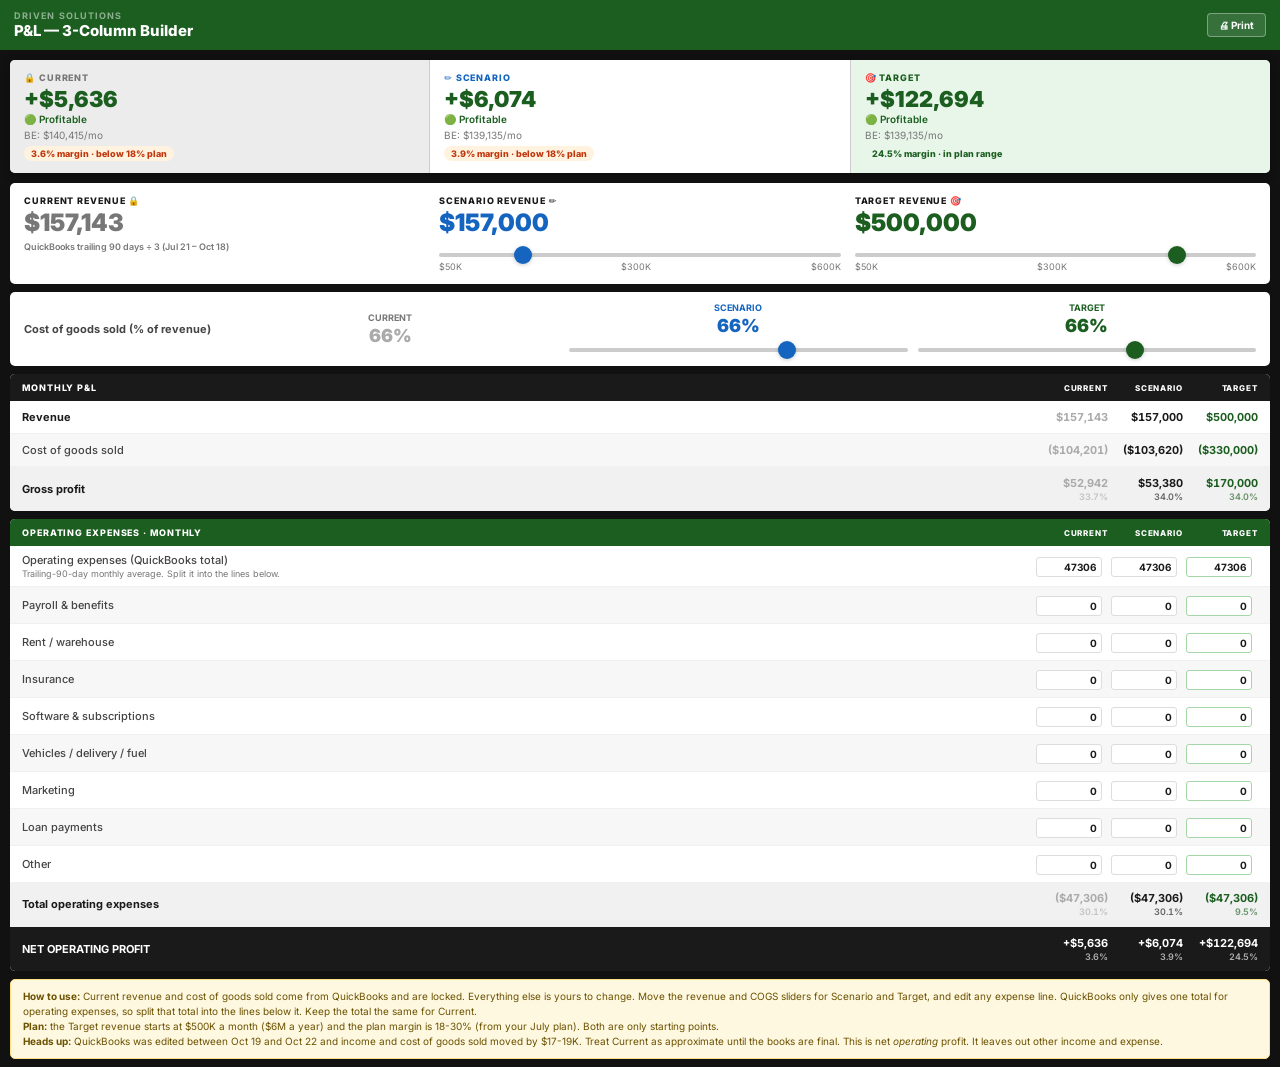
<file: driven-pl-builder.html>
<!DOCTYPE html>
<html lang="en">
<head>
<meta charset="utf-8">
<meta name="viewport" content="width=device-width, initial-scale=1">
<title>Driven Solutions — P&amp;L Builder</title>
<link rel="canonical" href="drivenppl.html">
<meta http-equiv="refresh" content="0; url=drivenppl.html">
<script>location.replace("drivenppl.html");</script>
</head>
<body>
<p><a href="drivenppl.html">Driven Solutions P&amp;L Builder</a></p>
</body>
</html>
</file>
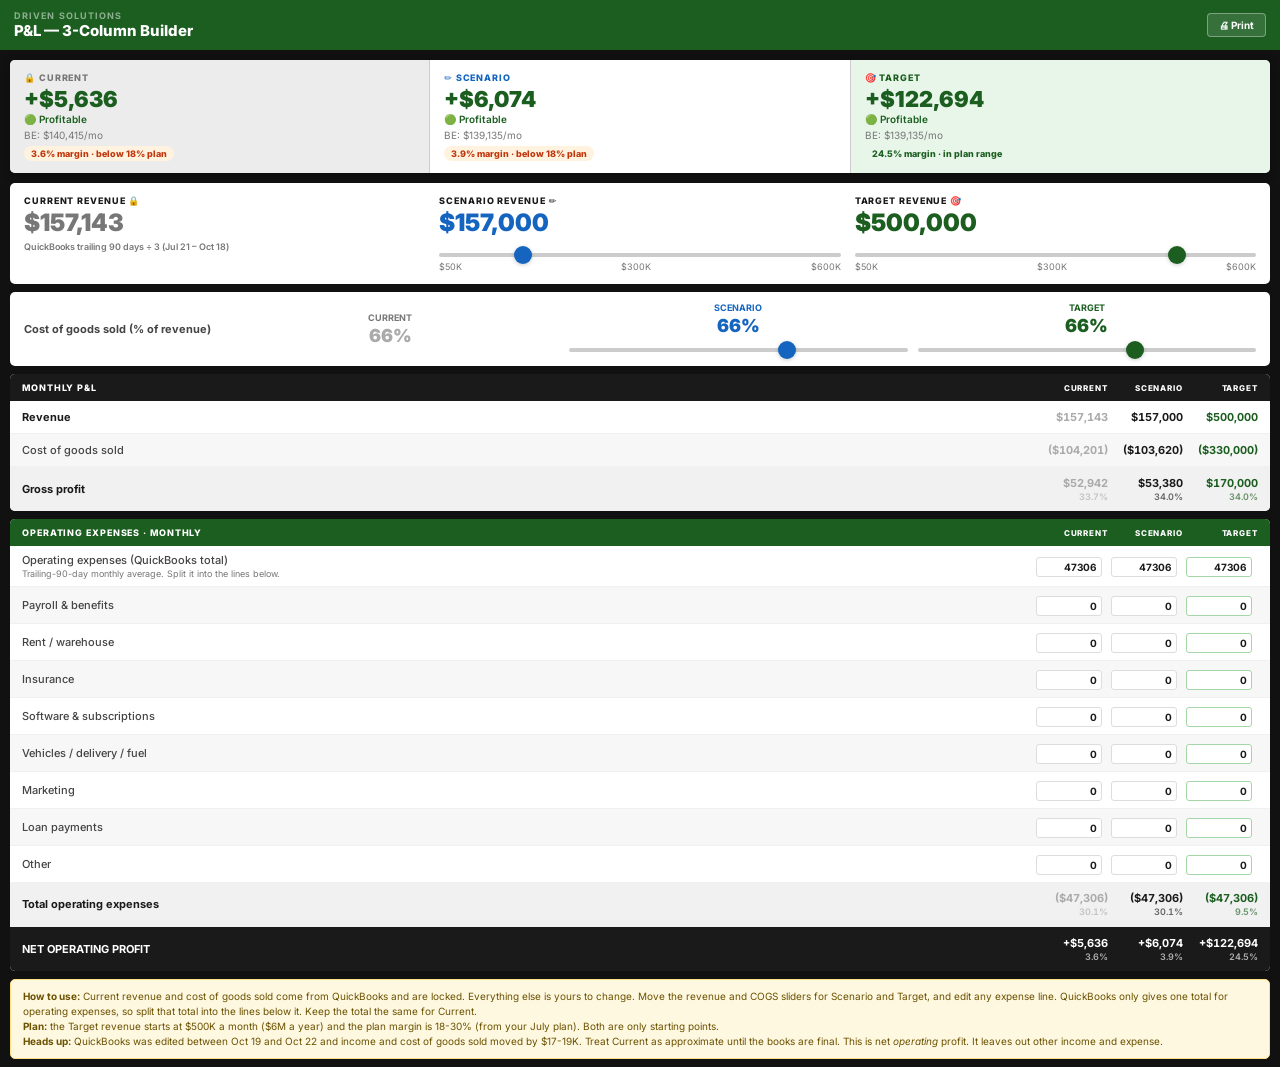
<file: drivenppl.html>
<!DOCTYPE html>
<html lang="en">
<head>
<meta charset="UTF-8">
<meta name="viewport" content="width=device-width, initial-scale=1, viewport-fit=cover">
<title>Driven Solutions — P&L Builder</title>
<link href="https://fonts.googleapis.com/css2?family=Inter:wght@400;500;600;700;800;900&display=swap" rel="stylesheet">
<style>
:root{
  --green:#1B5E20;--gp:#E8F5E9;--red:#C62828;--rp:#FFEBEE;
  --blue:#1565C0;--bp:#E3F2FD;--gold:#7B5800;--gop:#FDF6E3;
  --orange:#BF360C;--op:#FBE9E7;
  --g9:#1a1a1a;--g7:#444;--g5:#777;--g3:#ccc;--g1:#f7f7f7;--w:#fff;
  --r:5px;--f:'Inter',system-ui,sans-serif;
}
*{box-sizing:border-box;margin:0;padding:0;}
body{font-family:var(--f);background:#111;color:var(--g9);min-height:100vh;}
.topbar{background:var(--green);padding:10px 14px;display:flex;justify-content:space-between;align-items:center;position:sticky;top:0;z-index:200;}
.topbar-title h1{font-size:9px;font-weight:700;letter-spacing:.12em;color:rgba(255,255,255,.5);text-transform:uppercase;}
.topbar-title h2{font-size:15px;font-weight:800;color:#fff;}
.top-btns{display:flex;gap:6px;}
.tbtn{background:rgba(255,255,255,.12);border:1.5px solid rgba(255,255,255,.35);color:#fff;font-family:var(--f);font-size:10px;font-weight:700;padding:5px 11px;border-radius:4px;cursor:pointer;}
.tbtn.primary{background:#fff;color:var(--green);}

/* 3-column comparison */
.comp3{display:grid;grid-template-columns:1fr 1fr 1fr;gap:1px;margin:10px;border-radius:var(--r);overflow:hidden;background:#ccc;box-shadow:0 2px 8px rgba(0,0,0,.3);}
.comp-col{padding:12px 14px;}
.comp-col.cur{background:#ececec;}
.comp-col.scen{background:var(--w);}
.comp-col.tgt{background:#E8F5E9;}
.comp-label{font-size:9px;font-weight:800;letter-spacing:.1em;text-transform:uppercase;margin-bottom:5px;}
.comp-col.cur .comp-label{color:var(--g5);}
.comp-col.scen .comp-label{color:var(--blue);}
.comp-col.tgt .comp-label{color:var(--green);}
.comp-net{font-size:22px;font-weight:900;line-height:1;}
.comp-sub{font-size:10px;font-weight:600;margin-top:3px;}
.comp-be{font-size:10px;color:var(--g5);margin-top:4px;}

/* Revenue sliders */
.rev-section{background:var(--w);border-radius:var(--r);margin:0 10px 8px;padding:12px 14px;}
.rev-grid{display:grid;grid-template-columns:1fr 1fr 1fr;gap:14px;}
.rev-col-label{font-size:9px;font-weight:800;letter-spacing:.1em;text-transform:uppercase;margin-bottom:5px;}
.rev-amount{font-size:24px;font-weight:900;line-height:1;margin-bottom:6px;}
.rev-locked{color:var(--g5);}
.rev-scen{color:var(--blue);}
.rev-tgt{color:var(--green);}
input[type=range]{width:100%;height:4px;-webkit-appearance:none;border-radius:3px;background:var(--g3);margin:4px 0;}
input[type=range]::-webkit-slider-thumb{-webkit-appearance:none;width:18px;height:18px;border-radius:50%;background:var(--blue);cursor:pointer;box-shadow:0 1px 4px rgba(0,0,0,.2);}
input.green-range::-webkit-slider-thumb{background:var(--green);}
input.orange-range::-webkit-slider-thumb{background:var(--orange);}
.rev-marks{display:flex;justify-content:space-between;font-size:9px;color:var(--g5);}

/* Materials % row */
.mat-section{background:var(--w);border-radius:var(--r);margin:0 10px 8px;padding:10px 14px;}
.mat-grid{display:grid;grid-template-columns:auto 1fr 1fr 1fr;gap:10px;align-items:center;}
.mat-label{font-size:11px;font-weight:700;color:var(--g7);}
.mat-val{font-size:18px;font-weight:900;text-align:center;}

/* P&L table */
.pl-wrap{margin:0 10px 8px;border-radius:var(--r);overflow:hidden;background:var(--w);}
.pl-sh{padding:8px 12px;font-size:9px;font-weight:800;letter-spacing:.1em;text-transform:uppercase;color:#fff;display:grid;grid-template-columns:1fr 72px 72px 72px;gap:3px;align-items:center;}
.sh-green{background:var(--green);}
.sh-dark{background:#1a1a1a;}
.sh-gold{background:var(--gold);}
.sh-orange{background:var(--orange);}
.pl-sh span{text-align:right;font-size:8px;}
.pl-sh span:first-child{text-align:left;font-size:9px;}

.pl-row{display:grid;grid-template-columns:1fr 72px 72px 72px;gap:3px;padding:7px 12px;border-bottom:1px solid #f0f0f0;align-items:center;}
.pl-row:last-child{border-bottom:none;}
.pl-row.alt{background:var(--g1);}
.pl-row.sub{background:#efefef;}
.pl-row.tot{background:var(--g9);}
.pl-row.comm-row{background:#FFFDE7;}
.pl-row.driven-row{background:var(--op);}
.pl-row.disabled{opacity:.35;}

.cell-l{min-width:0;}
.cell-name{font-size:11px;font-weight:500;color:var(--g7);}
.cell-name.bold{font-weight:700;color:var(--g9);}
.cell-name.white{color:#fff;font-weight:800;}
.cell-sub{font-size:9px;color:var(--g5);margin-top:1px;}

/* Value cells */
.vc{font-size:11px;font-weight:700;text-align:right;font-variant-numeric:tabular-nums;padding:2px 0;}
.vc.cur{color:#aaa;}
.vc.cur.neg{color:#bbb;}
.vc.cur.pos{color:#66BB6A;}
.vc.scen{color:var(--g9);}
.vc.scen.neg{color:var(--red);}
.vc.scen.pos{color:var(--green);}
.vc.tgt{color:var(--green);}
.vc.tgt.neg{color:#2E7D32;}
.vc.tgt.pos{color:#1B5E20;}
.vc.white{color:#fff!important;}

/* Inputs */
.num-inp{width:66px;border:1.5px solid #ddd;border-radius:3px;padding:3px 4px;font-size:10px;font-weight:700;font-family:var(--f);color:var(--g9);text-align:right;-moz-appearance:textfield;}
.num-inp::-webkit-outer-spin-button,.num-inp::-webkit-inner-spin-button{-webkit-appearance:none;}
.num-inp:focus{outline:none;border-color:var(--blue);}
.num-inp.green{border-color:#A5D6A7;}
.num-inp.green:focus{border-color:var(--green);}
.tog{position:relative;display:inline-block;width:30px;height:17px;flex-shrink:0;margin-right:4px;vertical-align:middle;}
.tog input{opacity:0;width:0;height:0;}
.tsl{position:absolute;cursor:pointer;inset:0;background:#ddd;border-radius:17px;transition:.2s;}
.tsl:before{position:absolute;content:"";height:11px;width:11px;left:3px;bottom:3px;background:white;border-radius:50%;transition:.2s;}
input:checked+.tsl{background:var(--green);}
input:checked+.tsl:before{transform:translateX(13px);}

/* Commission config */
.comm-config{background:#FFFDE7;border-top:1px solid #FFF176;padding:8px 12px;}
.comm-row-inner{display:flex;align-items:center;gap:8px;flex-wrap:wrap;}
.comm-row-inner label{font-size:10px;font-weight:600;color:var(--gold);}
.comm-mode{font-size:10px;font-weight:700;padding:4px 10px;border-radius:20px;border:1.5px solid;cursor:pointer;background:transparent;}
.comm-mode.active-rev{background:#F57F17;color:#fff;border-color:#F57F17;}
.comm-mode.active-margin{background:var(--green);color:#fff;border-color:var(--green);}
.comm-mode.inactive{color:var(--g5);border-color:var(--g3);}

/* Driven */
.driven-config{background:var(--op);border-top:1px solid #FFCCBC;padding:8px 12px;}

.note{font-size:9px;color:#555;text-align:center;padding:4px 10px 14px;line-height:1.5;}
.pct-small{font-size:9px;font-weight:600;opacity:.65;display:block;margin-top:1px;}
.pct-small.warn{color:#C62828;}
.pct-small.ok{color:#2E7D32;}
.bmark-wrap{margin:0 10px 8px;border-radius:var(--r);overflow:hidden;background:var(--w);}
.bmark-grid{display:grid;grid-template-columns:1fr 80px 80px 80px;gap:0;}
.bmark-sh{padding:8px 12px;font-size:9px;font-weight:800;letter-spacing:.1em;text-transform:uppercase;color:#fff;background:#1565C0;display:grid;grid-template-columns:1fr 80px 80px 80px;gap:3px;}
.bmark-sh span{text-align:right;font-size:8px;}
.bmark-sh span:first-child{text-align:left;font-size:9px;}
.bmark-row{display:grid;grid-template-columns:1fr 80px 80px 80px;gap:3px;padding:7px 12px;border-bottom:1px solid #f0f0f0;align-items:center;}
.bmark-row:last-child{border-bottom:none;}
.bmark-row.alt{background:var(--g1);}
.bmark-name{font-size:11px;font-weight:500;color:var(--g7);}
.bmark-cur{font-size:11px;font-weight:700;text-align:right;color:#aaa;}
.bmark-std{font-size:11px;font-weight:700;text-align:right;color:#1565C0;}
.bmark-gap{font-size:11px;font-weight:700;text-align:right;}
.bmark-gap.good{color:#2E7D32;}
.bmark-gap.bad{color:#C62828;}
.bmark-gap.ok{color:#F57F17;}
@media print{body{background:#fff;}.topbar{display:none;}.sh-dark,.sh-green,.sh-gold,.sh-orange,.pl-row.tot{-webkit-print-color-adjust:exact;print-color-adjust:exact;}}

.note-box{background:#FFF8E1;border:1px solid #FFE082;border-radius:var(--r);margin:0 10px 8px;padding:9px 12px;font-size:10px;color:#6b5200;line-height:1.5;}
.chip{display:inline-block;font-size:9px;font-weight:800;padding:2px 7px;border-radius:10px;margin-top:3px;}
.chip.ok{background:#E8F5E9;color:#1B5E20;} .chip.low{background:#FFF3E0;color:#BF360C;}
.pl-row.totrow{background:#f1f1f1;}
.pl-row.netrow{background:#1a1a1a;}
.pl-row.netrow .cell-name,.pl-row.netrow .vc{color:#fff!important;}
@media print{.topbar .top-btns{display:none} body{background:#fff}}
</style>
</head>
<body>
<div class="topbar">
  <div class="topbar-title"><h1>Driven Solutions</h1><h2>P&amp;L — 3-Column Builder</h2></div>
  <div class="top-btns"><button class="tbtn" onclick="window.print()">🖨 Print</button></div>
</div>

<div class="comp3">
  <div class="comp-col cur"><div class="comp-label">🔒 Current</div><div class="comp-net" id="c-net">—</div><div class="comp-sub" id="c-status">—</div><div class="comp-be" id="c-be">BE: —</div><div id="c-plan"></div></div>
  <div class="comp-col scen"><div class="comp-label">✏️ Scenario</div><div class="comp-net" id="s-net">—</div><div class="comp-sub" id="s-status">—</div><div class="comp-be" id="s-be">BE: —</div><div id="s-plan"></div></div>
  <div class="comp-col tgt"><div class="comp-label">🎯 Target</div><div class="comp-net" id="t-net">—</div><div class="comp-sub" id="t-status">—</div><div class="comp-be" id="t-be">BE: —</div><div id="t-plan"></div></div>
</div>

<div class="rev-section"><div class="rev-grid">
  <div>
    <div class="rev-col-label">Current Revenue 🔒</div>
    <div class="rev-amount rev-locked" id="c-rev-disp">—</div>
    <div style="font-size:9px;color:var(--g5);font-weight:600;">QuickBooks trailing 90 days ÷ 3 (Jul 21 – Oct 18)</div>
  </div>
  <div>
    <div class="rev-col-label">Scenario Revenue ✏️</div>
    <div class="rev-amount rev-scen" id="s-rev-disp">—</div>
    <input type="range" id="s-rev" min="50000" max="600000" step="1000" value="157000" oninput="update()">
    <div class="rev-marks"><span>$50K</span><span>$300K</span><span>$600K</span></div>
  </div>
  <div>
    <div class="rev-col-label">Target Revenue 🎯</div>
    <div class="rev-amount rev-tgt" id="t-rev-disp">—</div>
    <input type="range" class="green-range" id="t-rev" min="50000" max="600000" step="1000" value="500000" oninput="update()">
    <div class="rev-marks"><span>$50K</span><span>$300K</span><span>$600K</span></div>
  </div>
</div></div>

<div class="mat-section">
  <div class="mat-grid">
    <div class="mat-label">Cost of goods sold (% of revenue)</div>
    <div style="text-align:center;"><div style="font-size:9px;font-weight:700;color:var(--g5);margin-bottom:2px;">CURRENT</div><div class="mat-val" style="color:#aaa;" id="c-cogs-disp">—</div></div>
    <div><div style="font-size:9px;font-weight:700;color:var(--blue);margin-bottom:2px;text-align:center;">SCENARIO</div><div class="mat-val rev-scen" id="s-cogs-disp">—</div><input type="range" id="s-cogs" min="40" max="80" step="1" value="66" oninput="update()"></div>
    <div><div style="font-size:9px;font-weight:700;color:var(--green);margin-bottom:2px;text-align:center;">TARGET</div><div class="mat-val rev-tgt" id="t-cogs-disp">—</div><input type="range" class="green-range" id="t-cogs" min="40" max="80" step="1" value="66" oninput="update()"></div>
  </div>
</div>

<div class="pl-wrap">
  <div class="pl-sh sh-dark"><span>Monthly P&amp;L</span><span>Current</span><span>Scenario</span><span>Target</span></div>
  <div class="pl-row"><div class="cell-l"><div class="cell-name bold">Revenue</div></div><div class="vc cur" id="c-rev-row">—</div><div class="vc scen" id="s-rev-row">—</div><div class="vc tgt" id="t-rev-row">—</div></div>
  <div class="pl-row alt"><div class="cell-l"><div class="cell-name">Cost of goods sold</div></div><div class="vc cur" id="c-cogs-row">—</div><div class="vc scen" id="s-cogs-row">—</div><div class="vc tgt" id="t-cogs-row">—</div></div>
  <div class="pl-row totrow"><div class="cell-l"><div class="cell-name bold">Gross profit</div></div><div class="vc cur" id="c-gp">—</div><div class="vc scen" id="s-gp">—</div><div class="vc tgt" id="t-gp">—</div></div>
</div>

<div class="pl-wrap">
  <div class="pl-sh sh-green"><span>Operating expenses · monthly</span><span>Current</span><span>Scenario</span><span>Target</span></div>
  <div id="lines"></div>
  <div class="pl-row totrow"><div class="cell-l"><div class="cell-name bold">Total operating expenses</div></div><div class="vc cur" id="c-fixed">—</div><div class="vc scen" id="s-fixed">—</div><div class="vc tgt" id="t-fixed">—</div></div>
  <div class="pl-row netrow"><div class="cell-l"><div class="cell-name bold">NET OPERATING PROFIT</div></div><div class="vc cur" id="c-netrow">—</div><div class="vc scen" id="s-netrow">—</div><div class="vc tgt" id="t-netrow">—</div></div>
</div>

<div class="note-box">
  <b>How to use:</b> Current revenue and cost of goods sold come from QuickBooks and are locked. Everything else is yours to change. Move the revenue and COGS sliders for Scenario and Target, and edit any expense line. QuickBooks only gives one total for operating expenses, so split that total into the lines below it. Keep the total the same for Current.<br>
  <b>Plan:</b> the Target revenue starts at $500K a month ($6M a year) and the plan margin is 18-30% (from your July plan). Both are only starting points.<br>
  <b>Heads up:</b> QuickBooks was edited between Oct 19 and Oct 22 and income and cost of goods sold moved by $17-19K. Treat Current as approximate until the books are final. This is net <i>operating</i> profit. It leaves out other income and expense.
</div>

<script>
const CUR = { rev: 157142.89, cogs: 0.663098 };
const LINES = [{"id": "qb", "name": "Operating expenses (QuickBooks total)", "cur": 47305.95, "hint": "Trailing-90-day monthly average. Split it into the lines below."}, {"id": "pay", "name": "Payroll & benefits", "cur": 0, "hint": ""}, {"id": "rent", "name": "Rent / warehouse", "cur": 0, "hint": ""}, {"id": "ins", "name": "Insurance", "cur": 0, "hint": ""}, {"id": "soft", "name": "Software & subscriptions", "cur": 0, "hint": ""}, {"id": "veh", "name": "Vehicles / delivery / fuel", "cur": 0, "hint": ""}, {"id": "mkt", "name": "Marketing", "cur": 0, "hint": ""}, {"id": "loan", "name": "Loan payments", "cur": 0, "hint": ""}, {"id": "oth", "name": "Other", "cur": 0, "hint": ""}];
const $ = id => document.getElementById(id);
const money = n => { const a = Math.abs(n), s = '$' + Math.round(a).toLocaleString(); return n < 0 ? '(' + s + ')' : s; };
const signed = n => (n >= 0 ? '+' : '') + money(n);
const pct = n => (n * 100).toFixed(1) + '%';

(function build(){
  $('lines').innerHTML = LINES.map((l, i) => `
    <div class="pl-row ${i % 2 ? 'alt' : ''}">
      <div class="cell-l"><div class="cell-name">${l.name}</div>${l.hint ? `<div class="cell-sub">${l.hint}</div>` : ''}</div>
      <div><input class="num-inp" type="number" id="c-${l.id}" value="${Math.round(l.cur)}" oninput="update()"></div>
      <div><input class="num-inp" type="number" id="s-${l.id}" value="${Math.round(l.cur)}" oninput="update()"></div>
      <div><input class="num-inp green" type="number" id="t-${l.id}" value="${Math.round(l.cur)}" oninput="update()"></div>
    </div>`).join('');
})();

function status(net, be, rev){
  if (net < 0) return {t: '🔴 Losing money', c: 'var(--red)'};
  if (rev < be * 1.1) return {t: '🟡 Thin margin', c: '#C65100'};
  return {t: '🟢 Profitable', c: 'var(--green)'};
}

function update(){
  ['c','s','t'].forEach(p => {
    const rev  = p === 'c' ? CUR.rev  : parseFloat($(p + '-rev').value);
    const cogs = p === 'c' ? CUR.cogs : parseFloat($(p + '-cogs').value) / 100;
    const fixed = LINES.reduce((s, l) => s + (parseFloat($(p + '-' + l.id).value) || 0), 0);
    const cogsAmt = rev * cogs, gp = rev - cogsAmt, net = gp - fixed;
    const be = cogs < 1 ? Math.round(fixed / (1 - cogs)) : 0;
    const margin = rev ? net / rev : 0;
    const st = status(net, be, rev);

    $(p + '-rev-disp').textContent = money(rev);
    $(p + '-cogs-disp').textContent = Math.round(cogs * 100) + '%';
    $(p + '-rev-row').textContent = money(rev);
    $(p + '-cogs-row').textContent = money(-cogsAmt);
    $(p + '-gp').innerHTML = money(gp) + '<span class="pct-small">' + pct(1 - cogs) + '</span>';
    $(p + '-fixed').innerHTML = money(-fixed) + '<span class="pct-small">' + pct(rev ? fixed / rev : 0) + '</span>';
    $(p + '-netrow').innerHTML = signed(net) + '<span class="pct-small">' + pct(margin) + '</span>';
    $(p + '-net').textContent = signed(net); $(p + '-net').style.color = st.c;
    $(p + '-status').textContent = st.t; $(p + '-status').style.color = st.c;
    $(p + '-be').textContent = 'BE: $' + be.toLocaleString() + '/mo';
    $(p + '-plan').innerHTML = '<span class="chip ' + (margin >= 0.18 ? 'ok' : 'low') + '">' + pct(margin) + ' margin · ' + (margin >= 0.18 ? 'in plan range' : 'below 18% plan') + '</span>';
  });
}
update();
</script>
</body>
</html>
</file>
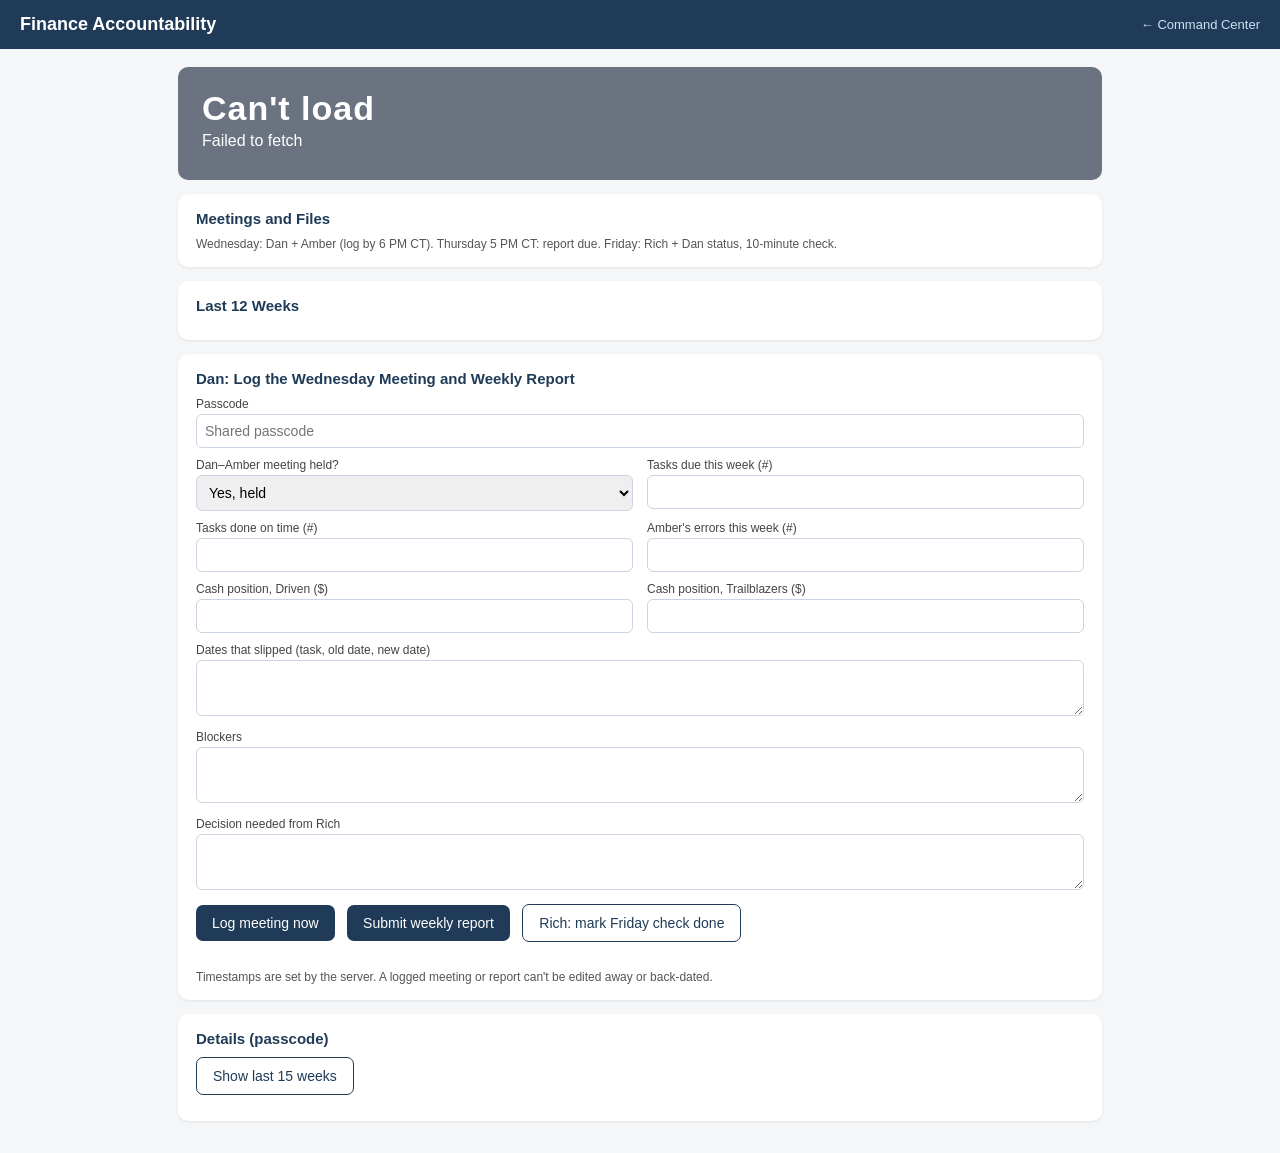
<file: finance-accountability.html>
<!DOCTYPE html>
<html lang="en">
<head>
<meta charset="utf-8">
<meta name="viewport" content="width=device-width, initial-scale=1">
<title>Finance Accountability — Command Center</title>
<style>
  :root{--navy:#1F3B57;--green:#2E7D32;--amber:#B8860B;--red:#B7472A;--grey:#6b7280;--bg:#f4f6f8;}
  *{box-sizing:border-box} body{font-family:Arial,Helvetica,sans-serif;background:var(--bg);margin:0;color:#222}
  header{background:var(--navy);color:#fff;padding:14px 20px;display:flex;justify-content:space-between;align-items:center}
  header h1{font-size:18px;margin:0} header a{color:#cfe0f3;font-size:13px;text-decoration:none}
  main{max-width:960px;margin:0 auto;padding:18px}
  .banner{border-radius:10px;padding:22px 24px;color:#fff;margin-bottom:14px}
  .banner .big{font-size:34px;font-weight:700;letter-spacing:1px} .banner .sub{font-size:16px;margin-top:4px}
  .banner .meta{font-size:12px;opacity:.85;margin-top:8px}
  .GREEN{background:var(--green)} .AMBER,.DUE{background:var(--amber)} .RED{background:var(--red)} .PENDING{background:var(--grey)}
  .esc{background:#7f1d1d;color:#fff;padding:12px 16px;border-radius:8px;margin-bottom:14px;font-weight:700;display:none}
  .card{background:#fff;border-radius:10px;padding:16px 18px;margin-bottom:14px;box-shadow:0 1px 3px rgba(0,0,0,.08)}
  .card h2{font-size:15px;color:var(--navy);margin:0 0 10px}
  .links a,.links span{display:inline-block;margin:0 8px 8px 0;padding:9px 14px;border-radius:7px;font-size:14px;text-decoration:none}
  .links a{background:var(--navy);color:#fff} .links span{background:#e5e7eb;color:#6b7280}
  .strip{display:flex;gap:6px;flex-wrap:wrap}
  .sq{width:62px;text-align:center;font-size:11px;color:#444} .sq div{height:30px;border-radius:5px;margin-bottom:3px}
  .grid{display:grid;grid-template-columns:1fr 1fr;gap:10px 14px} .grid .full{grid-column:1/-1}
  label{font-size:12px;color:#444;display:block;margin-bottom:3px}
  input,select,textarea{width:100%;padding:8px;border:1px solid #cbd5e1;border-radius:6px;font-size:14px;font-family:inherit}
  textarea{min-height:56px}
  button{background:var(--navy);color:#fff;border:0;border-radius:7px;padding:10px 16px;font-size:14px;cursor:pointer;margin:10px 8px 0 0}
  button.alt{background:#fff;color:var(--navy);border:1px solid var(--navy)}
  #msg{margin-top:10px;font-size:13px;min-height:18px} .ok{color:var(--green)} .bad{color:var(--red)}
  table{border-collapse:collapse;width:100%;font-size:12px} th{background:var(--navy);color:#fff;padding:6px;text-align:left}
  td{padding:6px;border-bottom:1px solid #e5e7eb;vertical-align:top}
  .note{font-size:12px;color:#555}
  @media(max-width:640px){.grid{grid-template-columns:1fr}}
  @media print{header,.card.form,button{display:none}}
</style>
</head>
<body>
<header><h1>Finance Accountability</h1><a href="./">← Command Center</a></header>
<main>
  <div id="banner" class="banner PENDING"><div class="big" id="bigtxt">Loading…</div><div class="sub" id="sub"></div><div class="meta" id="meta"></div></div>
  <div id="esc" class="esc">TWO RED WEEKS IN A ROW. Rich: written note and a same-day call with Dan. Ask why: hours, a blocker, or a skill gap.</div>

  <div class="card"><h2>Meetings and Files</h2><div class="links" id="links"></div>
    <div class="note">Wednesday: Dan + Amber (log by 6 PM CT). Thursday 5 PM CT: report due. Friday: Rich + Dan status, 10-minute check.</div></div>

  <div class="card"><h2>Last 12 Weeks</h2><div class="strip" id="strip"></div></div>

  <div class="card form"><h2>Dan: Log the Wednesday Meeting and Weekly Report</h2>
    <div class="grid">
      <div class="full"><label>Passcode</label><input type="password" id="pass" autocomplete="off" placeholder="Shared passcode"></div>
      <div><label>Dan–Amber meeting held?</label><select id="held"><option value="true">Yes, held</option><option value="false">No, not held</option></select></div>
      <div><label>Tasks due this week (#)</label><input type="number" id="due" min="0"></div>
      <div><label>Tasks done on time (#)</label><input type="number" id="done" min="0"></div>
      <div><label>Amber's errors this week (#)</label><input type="number" id="err" min="0"></div>
      <div><label>Cash position, Driven ($)</label><input type="number" id="cd"></div>
      <div><label>Cash position, Trailblazers ($)</label><input type="number" id="ct"></div>
      <div class="full"><label>Dates that slipped (task, old date, new date)</label><textarea id="slip"></textarea></div>
      <div class="full"><label>Blockers</label><textarea id="block"></textarea></div>
      <div class="full"><label>Decision needed from Rich</label><textarea id="dec"></textarea></div>
    </div>
    <button id="btnMeet">Log meeting now</button>
    <button id="btnReport">Submit weekly report</button>
    <button class="alt" id="btnRich">Rich: mark Friday check done</button>
    <div id="msg"></div>
    <div class="note">Timestamps are set by the server. A logged meeting or report can't be edited away or back-dated.</div>
  </div>

  <div class="card"><h2>Details (passcode)</h2>
    <button class="alt" id="btnLog" style="margin-top:0">Show last 15 weeks</button>
    <div id="log" style="margin-top:10px;overflow-x:auto"></div></div>
</main>
<script>
const SB_URL="https://igaylyhkssahczubiztb.supabase.co";
const SB_KEY="eyJhbGciOiJIUzI1NiIsInR5cCI6IkpXVCJ9.eyJpc3MiOiJzdXBhYmFzZSIsInJlZiI6ImlnYXlseWhrc3NhaGN6dWJpenRiIiwicm9sZSI6ImFub24iLCJpYXQiOjE3NzcyOTk3MzQsImV4cCI6MjA5Mjg3NTczNH0.iiRC320be1-kLa8tQoTupqWTu_8yTaEaJGVpdI4dnAo";
const LABEL={GREEN:"ON TRACK",AMBER:"WATCH",DUE:"DUE TODAY",RED:"RED",PENDING:"THIS WEEK"};
const COLOR={GREEN:"#2E7D32",AMBER:"#B8860B",DUE:"#B8860B",RED:"#B7472A",PENDING:"#9ca3af"};
const $=id=>document.getElementById(id);
async function rpc(name,body){
  const r=await fetch(`${SB_URL}/rest/v1/rpc/${name}`,{method:"POST",
    headers:{apikey:SB_KEY,Authorization:`Bearer ${SB_KEY}`,"Content-Type":"application/json"},body:JSON.stringify(body||{})});
  const j=await r.json().catch(()=>({}));
  if(!r.ok) throw new Error(j.message||("Request failed ("+r.status+")"));
  return j;
}
function render(s){
  const b=$("banner"); b.className="banner "+s.status;
  $("bigtxt").textContent=LABEL[s.status]||s.status; $("sub").textContent=s.headline;
  $("meta").textContent="Week of "+s.week_of+"  ·  as of "+s.as_of;
  $("esc").style.display=s.escalate?"block":"none";
  const L=s.links||{}, items=[["meeting","Wednesday meeting (Dan + Amber)"],["friday","Friday status (Rich + Dan)"],["tracker","Monthly tracker"],["who","Who Does What"]];
  $("links").innerHTML=items.map(([k,t])=>L[k]?`<a href="${L[k]}" target="_blank" rel="noopener">${t}</a>`:`<span>${t} — link not set</span>`).join("");
  $("strip").innerHTML=(s.history||[]).slice().reverse().map(h=>`<div class="sq" title="${h.headline}"><div style="background:${COLOR[h.status]||'#ccc'}"></div>${h.week_of.slice(5)}</div>`).join("");
}
async function refresh(){ try{ render(await rpc("fin_public_status")); }catch(e){ $("bigtxt").textContent="Can't load"; $("sub").textContent=e.message; } }
const num=id=>{const v=$(id).value; return v===""?null:Number(v);}
const txt=id=>{const v=$(id).value.trim(); return v===""?null:v;}
function say(m,ok){ $("msg").className=ok?"ok":"bad"; $("msg").textContent=m; }
function pass(){ const p=$("pass").value; if(!p){say("Enter the passcode.",false);return null;} sessionStorage.setItem("finpass",p); return p; }
$("btnMeet").onclick=async()=>{ const p=pass(); if(!p)return;
  try{ render(await rpc("fin_submit",{p_pass:p,p_meeting_held:$("held").value==="true",p_final:false})); say("Meeting logged.",true);}catch(e){say(e.message,false);} };
$("btnReport").onclick=async()=>{ const p=pass(); if(!p)return;
  try{ render(await rpc("fin_submit",{p_pass:p,p_meeting_held:$("held").value==="true",p_tasks_due:num("due"),p_tasks_done:num("done"),
      p_amber_errors:num("err"),p_cash_driven:num("cd"),p_cash_tb:num("ct"),p_blockers:txt("block"),p_decisions:txt("dec"),p_slipped:txt("slip"),p_final:true})); say("Report submitted.",true);}catch(e){say(e.message,false);} };
$("btnRich").onclick=async()=>{ const p=pass(); if(!p)return;
  try{ render(await rpc("fin_rich_check",{p_pass:p})); say("Friday check logged.",true);}catch(e){say(e.message,false);} };
$("btnLog").onclick=async()=>{ const p=pass(); if(!p)return;
  try{ const rows=await rpc("fin_get_log",{p_pass:p}); const f=v=>v==null?"":v; const d=v=>v?String(v).replace("T"," ").slice(0,16):"";
    $("log").innerHTML="<table><tr><th>Week</th><th>Meeting held</th><th>Logged</th><th>Report in</th><th>Tasks</th><th>Errors</th><th>Cash D / TB</th><th>Rich check</th><th>Blockers</th><th>Decision needed</th></tr>"+
    rows.map(r=>`<tr><td>${r.week_of}</td><td>${r.meeting_held===null?"":(r.meeting_held?"Y":"N")}</td><td>${d(r.meeting_logged_at)}</td><td>${d(r.report_submitted_at)}</td><td>${f(r.tasks_done)}/${f(r.tasks_due)}</td><td>${f(r.amber_errors)}</td><td>${f(r.cash_driven)} / ${f(r.cash_tb)}</td><td>${r.rich_check_done?"Y":""}</td><td>${f(r.blockers)}</td><td>${f(r.decisions_needed)}</td></tr>`).join("")+"</table>"; say("",true);}catch(e){say(e.message,false);} };
const saved=sessionStorage.getItem("finpass"); if(saved) $("pass").value=saved;
refresh(); setInterval(refresh,60000);
</script>
</body>
</html>
</file>
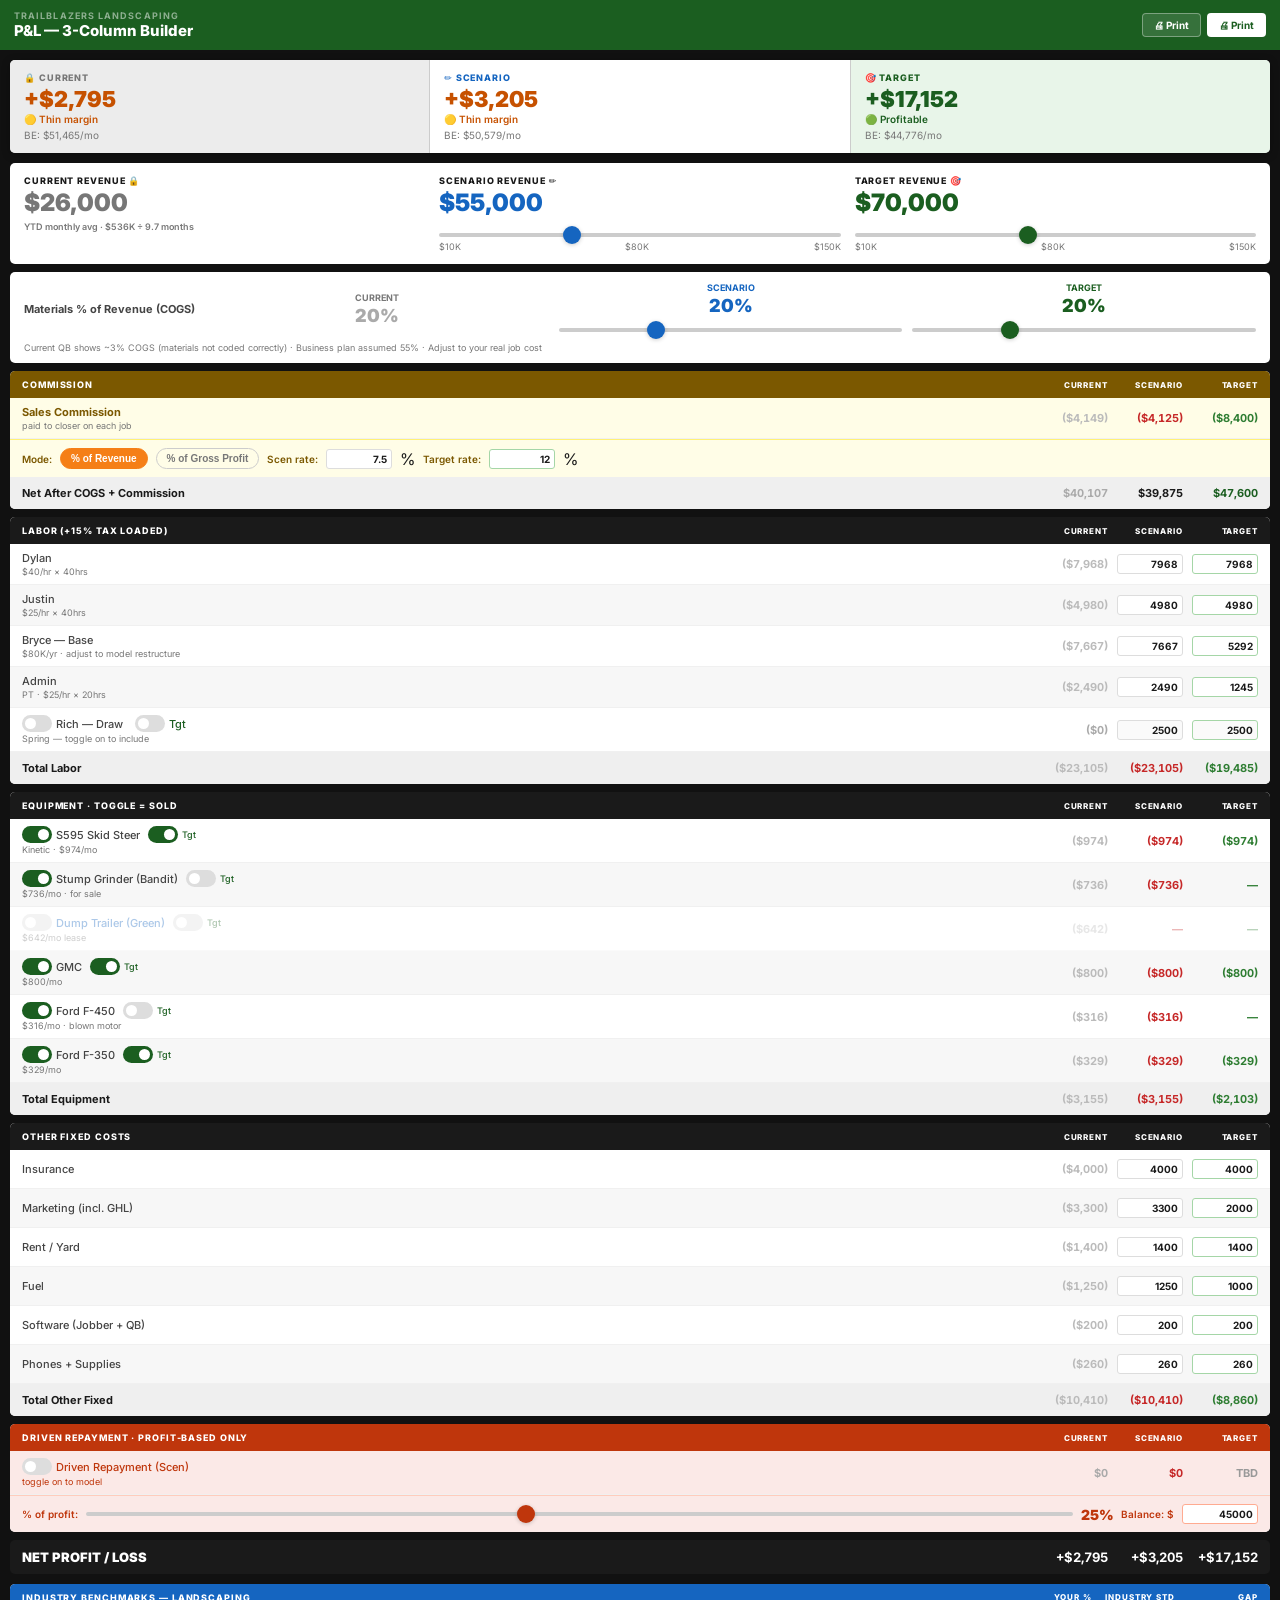
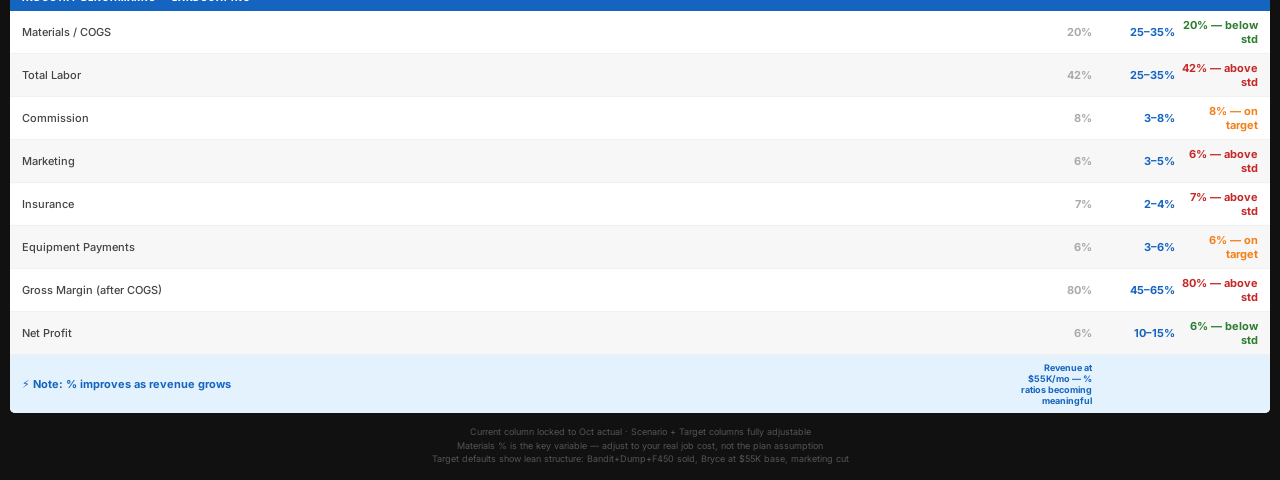
<file: pl-builder.html>
<!DOCTYPE html>
<html lang="en">
<head>
<meta charset="utf-8">
<meta name="viewport" content="width=device-width, initial-scale=1">
<title>Trailblazers Landscaping — P&amp;L Builder</title>
<link rel="canonical" href="tbpl.html">
<meta http-equiv="refresh" content="0; url=tbpl.html">
<script>location.replace("tbpl.html");</script>
</head>
<body>
<p><a href="tbpl.html">Trailblazers Landscaping P&amp;L Builder</a></p>
</body>
</html>
</file>
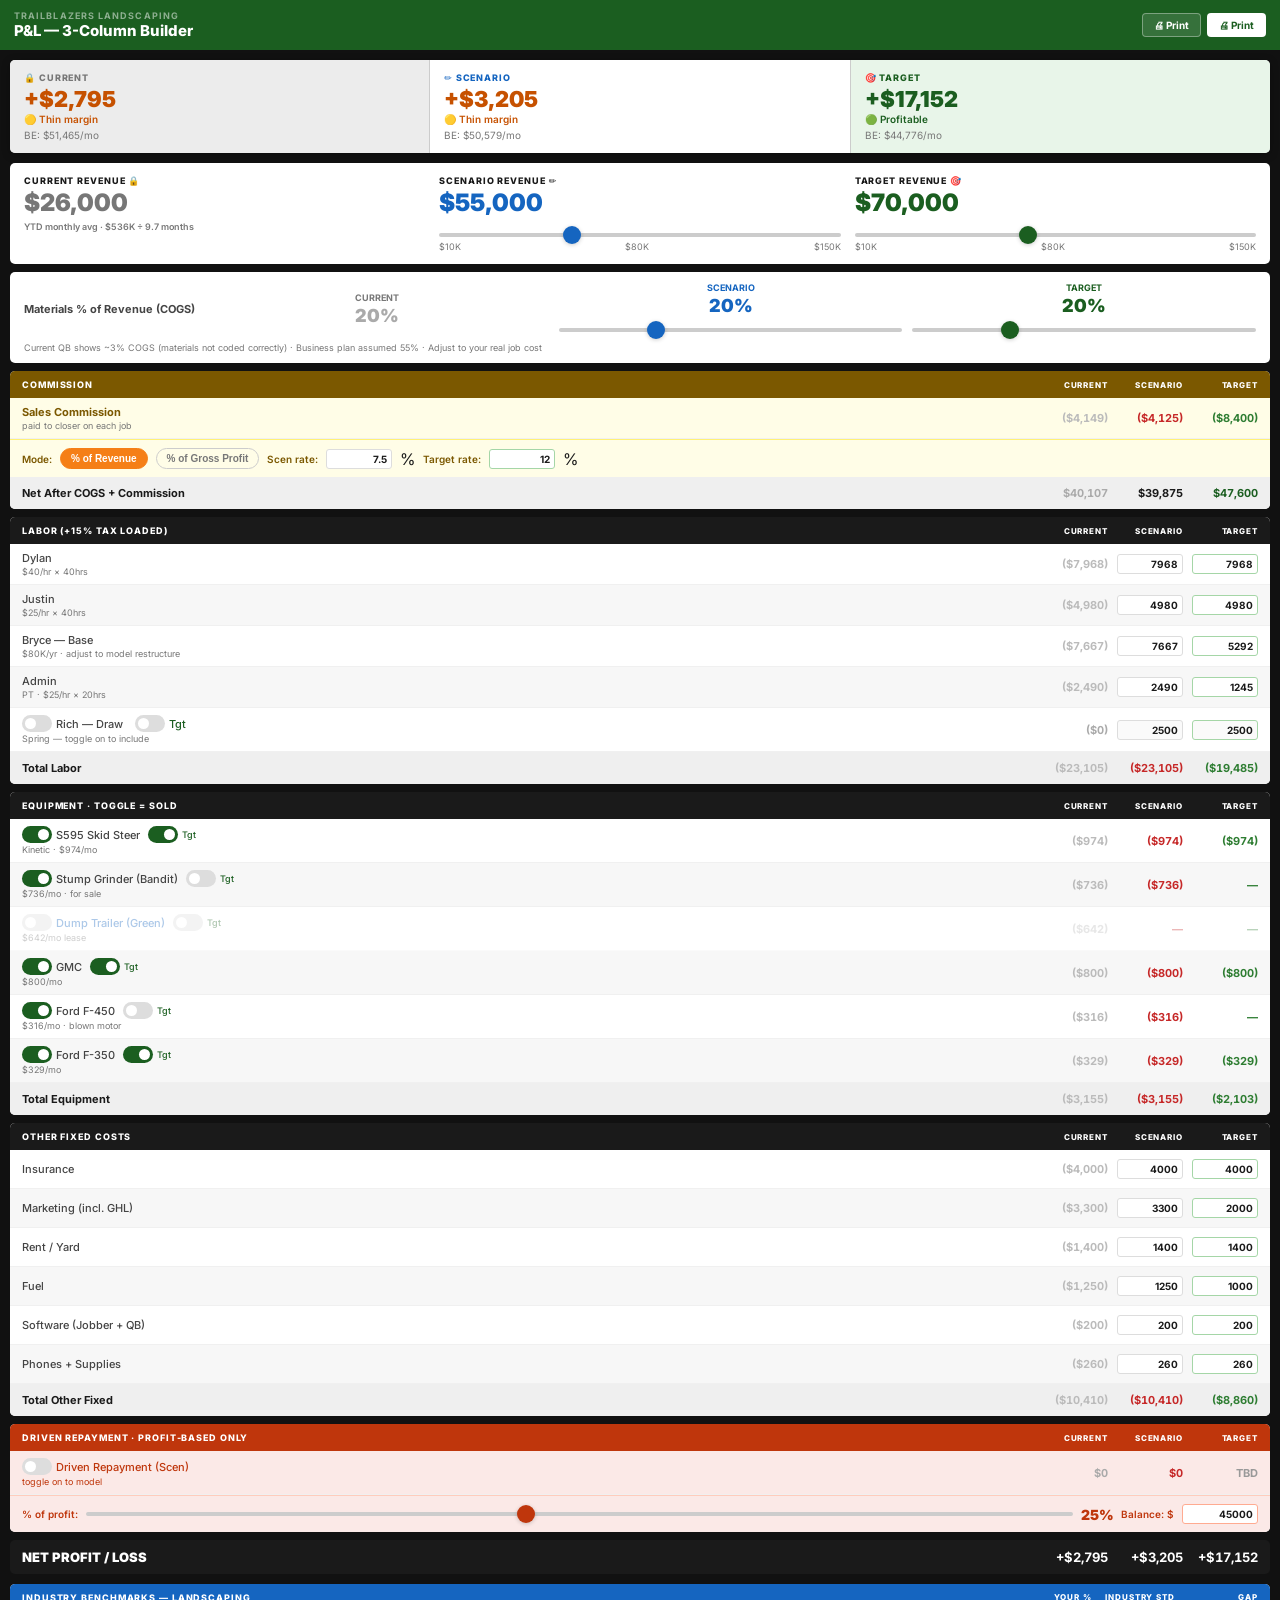
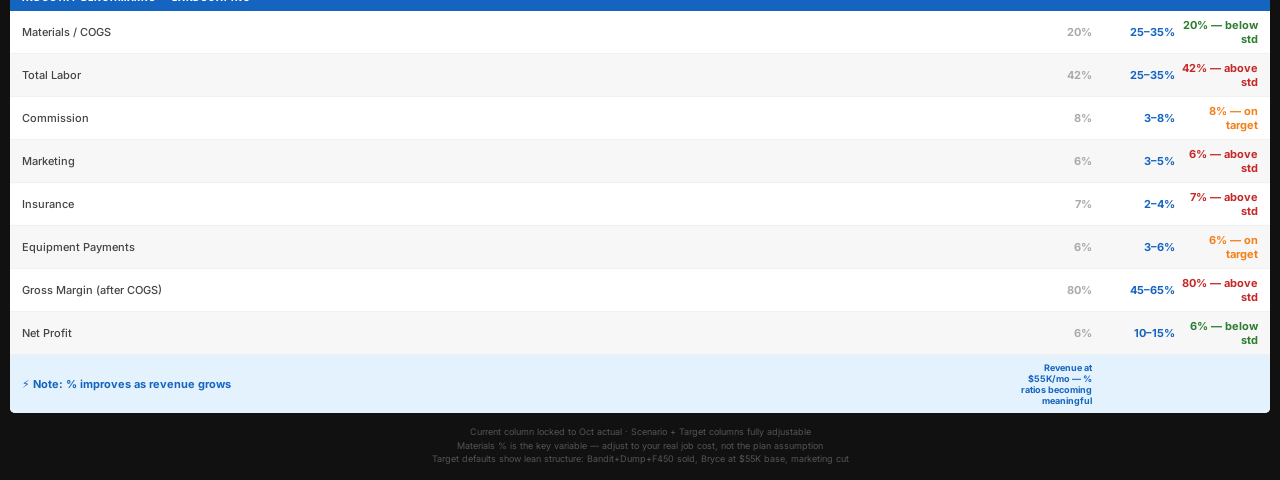
<file: tbpl.html>
<!DOCTYPE html>
<html lang="en">
<head>
<meta charset="UTF-8">
<meta name="viewport" content="width=device-width, initial-scale=1, viewport-fit=cover">
<title>Trailblazers Landscaping — P&L Builder</title>
<link href="https://fonts.googleapis.com/css2?family=Inter:wght@400;500;600;700;800;900&display=swap" rel="stylesheet">
<style>
:root{
  --green:#1B5E20;--gp:#E8F5E9;--red:#C62828;--rp:#FFEBEE;
  --blue:#1565C0;--bp:#E3F2FD;--gold:#7B5800;--gop:#FDF6E3;
  --orange:#BF360C;--op:#FBE9E7;
  --g9:#1a1a1a;--g7:#444;--g5:#777;--g3:#ccc;--g1:#f7f7f7;--w:#fff;
  --r:5px;--f:'Inter',system-ui,sans-serif;
}
*{box-sizing:border-box;margin:0;padding:0;}
body{font-family:var(--f);background:#111;color:var(--g9);min-height:100vh;}
.topbar{background:var(--green);padding:10px 14px;display:flex;justify-content:space-between;align-items:center;position:sticky;top:0;z-index:200;}
.topbar-title h1{font-size:9px;font-weight:700;letter-spacing:.12em;color:rgba(255,255,255,.5);text-transform:uppercase;}
.topbar-title h2{font-size:15px;font-weight:800;color:#fff;}
.top-btns{display:flex;gap:6px;}
.tbtn{background:rgba(255,255,255,.12);border:1.5px solid rgba(255,255,255,.35);color:#fff;font-family:var(--f);font-size:10px;font-weight:700;padding:5px 11px;border-radius:4px;cursor:pointer;}
.tbtn.primary{background:#fff;color:var(--green);}

/* 3-column comparison */
.comp3{display:grid;grid-template-columns:1fr 1fr 1fr;gap:1px;margin:10px;border-radius:var(--r);overflow:hidden;background:#ccc;box-shadow:0 2px 8px rgba(0,0,0,.3);}
.comp-col{padding:12px 14px;}
.comp-col.cur{background:#ececec;}
.comp-col.scen{background:var(--w);}
.comp-col.tgt{background:#E8F5E9;}
.comp-label{font-size:9px;font-weight:800;letter-spacing:.1em;text-transform:uppercase;margin-bottom:5px;}
.comp-col.cur .comp-label{color:var(--g5);}
.comp-col.scen .comp-label{color:var(--blue);}
.comp-col.tgt .comp-label{color:var(--green);}
.comp-net{font-size:22px;font-weight:900;line-height:1;}
.comp-sub{font-size:10px;font-weight:600;margin-top:3px;}
.comp-be{font-size:10px;color:var(--g5);margin-top:4px;}

/* Revenue sliders */
.rev-section{background:var(--w);border-radius:var(--r);margin:0 10px 8px;padding:12px 14px;}
.rev-grid{display:grid;grid-template-columns:1fr 1fr 1fr;gap:14px;}
.rev-col-label{font-size:9px;font-weight:800;letter-spacing:.1em;text-transform:uppercase;margin-bottom:5px;}
.rev-amount{font-size:24px;font-weight:900;line-height:1;margin-bottom:6px;}
.rev-locked{color:var(--g5);}
.rev-scen{color:var(--blue);}
.rev-tgt{color:var(--green);}
input[type=range]{width:100%;height:4px;-webkit-appearance:none;border-radius:3px;background:var(--g3);margin:4px 0;}
input[type=range]::-webkit-slider-thumb{-webkit-appearance:none;width:18px;height:18px;border-radius:50%;background:var(--blue);cursor:pointer;box-shadow:0 1px 4px rgba(0,0,0,.2);}
input.green-range::-webkit-slider-thumb{background:var(--green);}
input.orange-range::-webkit-slider-thumb{background:var(--orange);}
.rev-marks{display:flex;justify-content:space-between;font-size:9px;color:var(--g5);}

/* Materials % row */
.mat-section{background:var(--w);border-radius:var(--r);margin:0 10px 8px;padding:10px 14px;}
.mat-grid{display:grid;grid-template-columns:auto 1fr 1fr 1fr;gap:10px;align-items:center;}
.mat-label{font-size:11px;font-weight:700;color:var(--g7);}
.mat-val{font-size:18px;font-weight:900;text-align:center;}

/* P&L table */
.pl-wrap{margin:0 10px 8px;border-radius:var(--r);overflow:hidden;background:var(--w);}
.pl-sh{padding:8px 12px;font-size:9px;font-weight:800;letter-spacing:.1em;text-transform:uppercase;color:#fff;display:grid;grid-template-columns:1fr 72px 72px 72px;gap:3px;align-items:center;}
.sh-green{background:var(--green);}
.sh-dark{background:#1a1a1a;}
.sh-gold{background:var(--gold);}
.sh-orange{background:var(--orange);}
.pl-sh span{text-align:right;font-size:8px;}
.pl-sh span:first-child{text-align:left;font-size:9px;}

.pl-row{display:grid;grid-template-columns:1fr 72px 72px 72px;gap:3px;padding:7px 12px;border-bottom:1px solid #f0f0f0;align-items:center;}
.pl-row:last-child{border-bottom:none;}
.pl-row.alt{background:var(--g1);}
.pl-row.sub{background:#efefef;}
.pl-row.tot{background:var(--g9);}
.pl-row.comm-row{background:#FFFDE7;}
.pl-row.driven-row{background:var(--op);}
.pl-row.disabled{opacity:.35;}

.cell-l{min-width:0;}
.cell-name{font-size:11px;font-weight:500;color:var(--g7);}
.cell-name.bold{font-weight:700;color:var(--g9);}
.cell-name.white{color:#fff;font-weight:800;}
.cell-sub{font-size:9px;color:var(--g5);margin-top:1px;}

/* Value cells */
.vc{font-size:11px;font-weight:700;text-align:right;font-variant-numeric:tabular-nums;padding:2px 0;}
.vc.cur{color:#aaa;}
.vc.cur.neg{color:#bbb;}
.vc.cur.pos{color:#66BB6A;}
.vc.scen{color:var(--g9);}
.vc.scen.neg{color:var(--red);}
.vc.scen.pos{color:var(--green);}
.vc.tgt{color:var(--green);}
.vc.tgt.neg{color:#2E7D32;}
.vc.tgt.pos{color:#1B5E20;}
.vc.white{color:#fff!important;}

/* Inputs */
.num-inp{width:66px;border:1.5px solid #ddd;border-radius:3px;padding:3px 4px;font-size:10px;font-weight:700;font-family:var(--f);color:var(--g9);text-align:right;-moz-appearance:textfield;}
.num-inp::-webkit-outer-spin-button,.num-inp::-webkit-inner-spin-button{-webkit-appearance:none;}
.num-inp:focus{outline:none;border-color:var(--blue);}
.num-inp.green{border-color:#A5D6A7;}
.num-inp.green:focus{border-color:var(--green);}
.tog{position:relative;display:inline-block;width:30px;height:17px;flex-shrink:0;margin-right:4px;vertical-align:middle;}
.tog input{opacity:0;width:0;height:0;}
.tsl{position:absolute;cursor:pointer;inset:0;background:#ddd;border-radius:17px;transition:.2s;}
.tsl:before{position:absolute;content:"";height:11px;width:11px;left:3px;bottom:3px;background:white;border-radius:50%;transition:.2s;}
input:checked+.tsl{background:var(--green);}
input:checked+.tsl:before{transform:translateX(13px);}

/* Commission config */
.comm-config{background:#FFFDE7;border-top:1px solid #FFF176;padding:8px 12px;}
.comm-row-inner{display:flex;align-items:center;gap:8px;flex-wrap:wrap;}
.comm-row-inner label{font-size:10px;font-weight:600;color:var(--gold);}
.comm-mode{font-size:10px;font-weight:700;padding:4px 10px;border-radius:20px;border:1.5px solid;cursor:pointer;background:transparent;}
.comm-mode.active-rev{background:#F57F17;color:#fff;border-color:#F57F17;}
.comm-mode.active-margin{background:var(--green);color:#fff;border-color:var(--green);}
.comm-mode.inactive{color:var(--g5);border-color:var(--g3);}

/* Driven */
.driven-config{background:var(--op);border-top:1px solid #FFCCBC;padding:8px 12px;}

.note{font-size:9px;color:#555;text-align:center;padding:4px 10px 14px;line-height:1.5;}
.pct-small{font-size:9px;font-weight:600;opacity:.65;display:block;margin-top:1px;}
.pct-small.warn{color:#C62828;}
.pct-small.ok{color:#2E7D32;}
.bmark-wrap{margin:0 10px 8px;border-radius:var(--r);overflow:hidden;background:var(--w);}
.bmark-grid{display:grid;grid-template-columns:1fr 80px 80px 80px;gap:0;}
.bmark-sh{padding:8px 12px;font-size:9px;font-weight:800;letter-spacing:.1em;text-transform:uppercase;color:#fff;background:#1565C0;display:grid;grid-template-columns:1fr 80px 80px 80px;gap:3px;}
.bmark-sh span{text-align:right;font-size:8px;}
.bmark-sh span:first-child{text-align:left;font-size:9px;}
.bmark-row{display:grid;grid-template-columns:1fr 80px 80px 80px;gap:3px;padding:7px 12px;border-bottom:1px solid #f0f0f0;align-items:center;}
.bmark-row:last-child{border-bottom:none;}
.bmark-row.alt{background:var(--g1);}
.bmark-name{font-size:11px;font-weight:500;color:var(--g7);}
.bmark-cur{font-size:11px;font-weight:700;text-align:right;color:#aaa;}
.bmark-std{font-size:11px;font-weight:700;text-align:right;color:#1565C0;}
.bmark-gap{font-size:11px;font-weight:700;text-align:right;}
.bmark-gap.good{color:#2E7D32;}
.bmark-gap.bad{color:#C62828;}
.bmark-gap.ok{color:#F57F17;}
@media print{body{background:#fff;}.topbar{display:none;}.sh-dark,.sh-green,.sh-gold,.sh-orange,.pl-row.tot{-webkit-print-color-adjust:exact;print-color-adjust:exact;}}
</style>
</head>
<body>

<div class="topbar">
  <div class="topbar-title"><h1>Trailblazers Landscaping</h1><h2>P&L — 3-Column Builder</h2></div>
  <div class="top-btns">
    <button class="tbtn" onclick="window.print()">🖨 Print</button>
    <button class="tbtn primary" id="dlBtn">⬇ Download</button>
  </div>
</div>

<!-- 3-column comparison -->
<div class="comp3">
  <div class="comp-col cur">
    <div class="comp-label">🔒 Current</div>
    <div class="comp-net" id="c-net" style="color:var(--red)">—</div>
    <div class="comp-sub" id="c-status" style="color:var(--red)">—</div>
    <div class="comp-be" id="c-be">BE: —</div>
  </div>
  <div class="comp-col scen">
    <div class="comp-label">✏️ Scenario</div>
    <div class="comp-net" id="s-net">—</div>
    <div class="comp-sub" id="s-status">—</div>
    <div class="comp-be" id="s-be">BE: —</div>
  </div>
  <div class="comp-col tgt">
    <div class="comp-label">🎯 Target</div>
    <div class="comp-net" id="t-net">—</div>
    <div class="comp-sub" id="t-status">—</div>
    <div class="comp-be" id="t-be">BE: —</div>
  </div>
</div>

<!-- Revenue -->
<div class="rev-section">
  <div class="rev-grid">
    <div>
      <div class="rev-col-label">Current Revenue 🔒</div>
      <div class="rev-amount rev-locked" id="c-rev-disp">$26,000</div>
      <div style="font-size:9px;color:var(--g5);font-weight:600;">YTD monthly avg · $536K ÷ 9.7 months</div>
    </div>
    <div>
      <div class="rev-col-label">Scenario Revenue ✏️</div>
      <div class="rev-amount rev-scen" id="s-rev-disp">$26,000</div>
      <input type="range" id="s-rev-slider" min="10000" max="150000" step="1000" value="55320">
      <div class="rev-marks"><span>$10K</span><span>$80K</span><span>$150K</span></div>
    </div>
    <div>
      <div class="rev-col-label">Target Revenue 🎯</div>
      <div class="rev-amount rev-tgt" id="t-rev-disp">$70,000</div>
      <input type="range" class="green-range" id="t-rev-slider" min="10000" max="150000" step="1000" value="70000">
      <div class="rev-marks"><span>$10K</span><span>$80K</span><span>$150K</span></div>
    </div>
  </div>
</div>

<!-- Materials % -->
<div class="mat-section">
  <div class="mat-grid">
    <div class="mat-label">Materials % of Revenue (COGS)</div>
    <div style="text-align:center;">
      <div style="font-size:9px;font-weight:700;color:var(--g5);margin-bottom:2px;">CURRENT</div>
      <div class="mat-val" style="color:#aaa;" id="c-mat-disp">—%</div>
    </div>
    <div>
      <div style="font-size:9px;font-weight:700;color:var(--blue);margin-bottom:2px;text-align:center;">SCENARIO</div>
      <div class="mat-val rev-scen" id="s-mat-disp">—%</div>
      <input type="range" id="s-mat-slider" min="5" max="60" step="5" value="20">
    </div>
    <div>
      <div style="font-size:9px;font-weight:700;color:var(--green);margin-bottom:2px;text-align:center;">TARGET</div>
      <div class="mat-val rev-tgt" id="t-mat-disp">—%</div>
      <input type="range" class="green-range" id="t-mat-slider" min="5" max="60" step="5" value="20">
    </div>
  </div>
  <div style="font-size:9px;color:var(--g5);margin-top:6px;">Current QB shows ~3% COGS (materials not coded correctly) · Business plan assumed 55% · Adjust to your real job cost</div>
</div>

<!-- Commission -->
<div class="pl-wrap">
  <div class="pl-sh sh-gold">
    <span>Commission</span><span>Current</span><span>Scenario</span><span>Target</span>
  </div>
  <div class="pl-row comm-row">
    <div class="cell-l">
      <div class="cell-name bold" style="color:var(--gold)">Sales Commission</div>
      <div class="cell-sub" id="comm-mode-desc">paid to closer on each job</div>
    </div>
    <div class="vc cur neg" id="c-comm">—</div>
    <div class="vc scen neg" id="s-comm">—</div>
    <div class="vc tgt neg" id="t-comm">—</div>
  </div>
  <div class="comm-config">
    <div class="comm-row-inner">
      <label>Mode:</label>
      <button class="comm-mode active-rev" id="btn-rev" onclick="setCommMode('rev')">% of Revenue</button>
      <button class="comm-mode inactive" id="btn-margin" onclick="setCommMode('margin')">% of Gross Profit</button>
      <label>Scen rate:</label>
      <input type="number" class="num-inp" id="s-comm-rate" value="7.5" min="0" max="25" step="0.5">%
      <label>Target rate:</label>
      <input type="number" class="num-inp green" id="t-comm-rate" value="12" min="0" max="25" step="0.5">%
    </div>
  </div>
  <div class="pl-row sub">
    <div class="cell-l"><div class="cell-name bold">Net After COGS + Commission</div></div>
    <div class="vc cur" id="c-after-comm">—</div>
    <div class="vc scen" id="s-after-comm">—</div>
    <div class="vc tgt" id="t-after-comm">—</div>
  </div>
</div>

<!-- Labor -->
<div class="pl-wrap">
  <div class="pl-sh sh-dark">
    <span>Labor (+15% tax loaded)</span><span>Current</span><span>Scenario</span><span>Target</span>
  </div>
  <!-- Dylan -->
  <div class="pl-row" id="row-dylan">
    <div class="cell-l"><div class="cell-name">Dylan</div><div class="cell-sub">$40/hr × 40hrs</div></div>
    <div class="vc cur neg">($7,968)</div>
    <div class="vc scen neg" style="display:flex;justify-content:flex-end;"><input type="number" class="num-inp" id="s-dylan" value="7968" min="0" max="25000"></div>
    <div class="vc tgt neg" style="display:flex;justify-content:flex-end;"><input type="number" class="num-inp green" id="t-dylan" value="7968" min="0" max="25000"></div>
  </div>
  <!-- Justin -->
  <div class="pl-row alt">
    <div class="cell-l"><div class="cell-name">Justin</div><div class="cell-sub">$25/hr × 40hrs</div></div>
    <div class="vc cur neg">($4,980)</div>
    <div class="vc scen neg" style="display:flex;justify-content:flex-end;"><input type="number" class="num-inp" id="s-justin" value="4980" min="0" max="25000"></div>
    <div class="vc tgt neg" style="display:flex;justify-content:flex-end;"><input type="number" class="num-inp green" id="t-justin" value="4980" min="0" max="25000"></div>
  </div>
  <!-- Bryce -->
  <div class="pl-row">
    <div class="cell-l"><div class="cell-name">Bryce — Base</div><div class="cell-sub">$80K/yr · adjust to model restructure</div></div>
    <div class="vc cur neg">($7,667)</div>
    <div class="vc scen neg" style="display:flex;justify-content:flex-end;"><input type="number" class="num-inp" id="s-bryce" value="7667" min="0" max="25000"></div>
    <div class="vc tgt neg" style="display:flex;justify-content:flex-end;"><input type="number" class="num-inp green" id="t-bryce" value="5292" min="0" max="25000"></div>
  </div>
  <!-- Admin -->
  <div class="pl-row alt">
    <div class="cell-l"><div class="cell-name">Admin</div><div class="cell-sub">PT · $25/hr × 20hrs</div></div>
    <div class="vc cur neg">($2,490)</div>
    <div class="vc scen neg" style="display:flex;justify-content:flex-end;"><input type="number" class="num-inp" id="s-admin" value="2490" min="0" max="25000"></div>
    <div class="vc tgt neg" style="display:flex;justify-content:flex-end;"><input type="number" class="num-inp green" id="t-admin" value="1245" min="0" max="25000"></div>
  </div>
  <!-- Rich -->
  <div class="pl-row">
    <div class="cell-l">
      <div class="cell-name" style="display:flex;align-items:center;">
        <label class="tog"><input type="checkbox" id="tog-s-rich"><span class="tsl"></span></label>Rich — Draw
        <label class="tog" style="margin-left:12px;"><input type="checkbox" id="tog-t-rich"><span class="tsl"></span></label><span style="color:var(--green);">Tgt</span>
      </div>
      <div class="cell-sub">Spring — toggle on to include</div>
    </div>
    <div class="vc cur">($0)</div>
    <div class="vc scen neg" style="display:flex;justify-content:flex-end;"><input type="number" class="num-inp" id="s-rich" value="2500" min="0" max="10000" disabled></div>
    <div class="vc tgt neg" style="display:flex;justify-content:flex-end;"><input type="number" class="num-inp green" id="t-rich" value="2500" min="0" max="10000" disabled></div>
  </div>
  <div class="pl-row sub">
    <div class="cell-l"><div class="cell-name bold">Total Labor</div></div>
    <div class="vc cur neg">($23,105)</div>
    <div class="vc scen neg" id="s-labor-tot">—</div>
    <div class="vc tgt neg" id="t-labor-tot">—</div>
  </div>
</div>

<!-- Equipment -->
<div class="pl-wrap">
  <div class="pl-sh sh-dark">
    <span>Equipment · toggle = sold</span><span>Current</span><span>Scenario</span><span>Target</span>
  </div>
  <!-- S595 -->
  <div class="pl-row" id="row-s595">
    <div class="cell-l">
      <div class="cell-name" style="display:flex;align-items:center;">
        <label class="tog"><input type="checkbox" id="tog-s-s595" checked><span class="tsl"></span></label>S595 Skid Steer
        <label class="tog" style="margin-left:8px;"><input type="checkbox" id="tog-t-s595" checked><span class="tsl"></span></label><span style="font-size:9px;color:var(--green)">Tgt</span>
      </div>
      <div class="cell-sub">Kinetic · $974/mo</div>
    </div>
    <div class="vc cur neg">($974)</div>
    <div class="vc scen neg" id="sv-s595">—</div>
    <div class="vc tgt neg" id="tv-s595">—</div>
  </div>
  <!-- Bandit -->
  <div class="pl-row alt" id="row-bandit">
    <div class="cell-l">
      <div class="cell-name" style="display:flex;align-items:center;">
        <label class="tog"><input type="checkbox" id="tog-s-bandit" checked><span class="tsl"></span></label>Stump Grinder (Bandit)
        <label class="tog" style="margin-left:8px;"><input type="checkbox" id="tog-t-bandit"><span class="tsl"></span></label><span style="font-size:9px;color:var(--green)">Tgt</span>
      </div>
      <div class="cell-sub">$736/mo · for sale</div>
    </div>
    <div class="vc cur neg">($736)</div>
    <div class="vc scen neg" id="sv-bandit">—</div>
    <div class="vc tgt neg" id="tv-bandit">—</div>
  </div>
  <!-- Dump -->
  <div class="pl-row" id="row-dump">
    <div class="cell-l">
      <div class="cell-name" style="display:flex;align-items:center;color:var(--blue);">
        <label class="tog"><input type="checkbox" id="tog-s-dump"><span class="tsl"></span></label>Dump Trailer (Green)
        <label class="tog" style="margin-left:8px;"><input type="checkbox" id="tog-t-dump"><span class="tsl"></span></label><span style="font-size:9px;color:var(--green)">Tgt</span>
      </div>
      <div class="cell-sub">$642/mo lease</div>
    </div>
    <div class="vc cur neg">($642)</div>
    <div class="vc scen neg" id="sv-dump">—</div>
    <div class="vc tgt neg" id="tv-dump">—</div>
  </div>
  <!-- GMC -->
  <div class="pl-row alt" id="row-gmc">
    <div class="cell-l">
      <div class="cell-name" style="display:flex;align-items:center;">
        <label class="tog"><input type="checkbox" id="tog-s-gmc" checked><span class="tsl"></span></label>GMC
        <label class="tog" style="margin-left:8px;"><input type="checkbox" id="tog-t-gmc" checked><span class="tsl"></span></label><span style="font-size:9px;color:var(--green)">Tgt</span>
      </div>
      <div class="cell-sub">$800/mo</div>
    </div>
    <div class="vc cur neg">($800)</div>
    <div class="vc scen neg" id="sv-gmc">—</div>
    <div class="vc tgt neg" id="tv-gmc">—</div>
  </div>
  <!-- F450 -->
  <div class="pl-row" id="row-f450">
    <div class="cell-l">
      <div class="cell-name" style="display:flex;align-items:center;">
        <label class="tog"><input type="checkbox" id="tog-s-f450" checked><span class="tsl"></span></label>Ford F-450
        <label class="tog" style="margin-left:8px;"><input type="checkbox" id="tog-t-f450"><span class="tsl"></span></label><span style="font-size:9px;color:var(--green)">Tgt</span>
      </div>
      <div class="cell-sub">$316/mo · blown motor</div>
    </div>
    <div class="vc cur neg">($316)</div>
    <div class="vc scen neg" id="sv-f450">—</div>
    <div class="vc tgt neg" id="tv-f450">—</div>
  </div>
  <!-- F350 -->
  <div class="pl-row alt" id="row-f350">
    <div class="cell-l">
      <div class="cell-name" style="display:flex;align-items:center;">
        <label class="tog"><input type="checkbox" id="tog-s-f350" checked><span class="tsl"></span></label>Ford F-350
        <label class="tog" style="margin-left:8px;"><input type="checkbox" id="tog-t-f350" checked><span class="tsl"></span></label><span style="font-size:9px;color:var(--green)">Tgt</span>
      </div>
      <div class="cell-sub">$329/mo</div>
    </div>
    <div class="vc cur neg">($329)</div>
    <div class="vc scen neg" id="sv-f350">—</div>
    <div class="vc tgt neg" id="tv-f350">—</div>
  </div>
  <div class="pl-row sub">
    <div class="cell-l"><div class="cell-name bold">Total Equipment</div></div>
    <div class="vc cur neg">($3,155)</div>
    <div class="vc scen neg" id="s-equip-tot">—</div>
    <div class="vc tgt neg" id="t-equip-tot">—</div>
  </div>
</div>

<!-- Other Fixed -->
<div class="pl-wrap">
  <div class="pl-sh sh-dark">
    <span>Other Fixed Costs</span><span>Current</span><span>Scenario</span><span>Target</span>
  </div>
  <div class="pl-row">
    <div class="cell-l"><div class="cell-name">Insurance</div></div>
    <div class="vc cur neg">($4,000)</div>
    <div class="vc scen neg" style="display:flex;justify-content:flex-end;"><input type="number" class="num-inp" id="s-ins" value="4000" min="0" max="20000"></div>
    <div class="vc tgt neg" style="display:flex;justify-content:flex-end;"><input type="number" class="num-inp green" id="t-ins" value="4000" min="0" max="20000"></div>
  </div>
  <div class="pl-row alt">
    <div class="cell-l"><div class="cell-name">Marketing (incl. GHL)</div></div>
    <div class="vc cur neg">($3,300)</div>
    <div class="vc scen neg" style="display:flex;justify-content:flex-end;"><input type="number" class="num-inp" id="s-mkt" value="3300" min="0" max="20000"></div>
    <div class="vc tgt neg" style="display:flex;justify-content:flex-end;"><input type="number" class="num-inp green" id="t-mkt" value="2000" min="0" max="20000"></div>
  </div>
  <div class="pl-row">
    <div class="cell-l"><div class="cell-name">Rent / Yard</div></div>
    <div class="vc cur neg">($1,400)</div>
    <div class="vc scen neg" style="display:flex;justify-content:flex-end;"><input type="number" class="num-inp" id="s-rent" value="1400" min="0" max="10000"></div>
    <div class="vc tgt neg" style="display:flex;justify-content:flex-end;"><input type="number" class="num-inp green" id="t-rent" value="1400" min="0" max="10000"></div>
  </div>
  <div class="pl-row alt">
    <div class="cell-l"><div class="cell-name">Fuel</div></div>
    <div class="vc cur neg">($1,250)</div>
    <div class="vc scen neg" style="display:flex;justify-content:flex-end;"><input type="number" class="num-inp" id="s-fuel" value="1250" min="0" max="10000"></div>
    <div class="vc tgt neg" style="display:flex;justify-content:flex-end;"><input type="number" class="num-inp green" id="t-fuel" value="1000" min="0" max="10000"></div>
  </div>
  <div class="pl-row">
    <div class="cell-l"><div class="cell-name">Software (Jobber + QB)</div></div>
    <div class="vc cur neg">($200)</div>
    <div class="vc scen neg" style="display:flex;justify-content:flex-end;"><input type="number" class="num-inp" id="s-sw" value="200" min="0" max="2000"></div>
    <div class="vc tgt neg" style="display:flex;justify-content:flex-end;"><input type="number" class="num-inp green" id="t-sw" value="200" min="0" max="2000"></div>
  </div>
  <div class="pl-row alt">
    <div class="cell-l"><div class="cell-name">Phones + Supplies</div></div>
    <div class="vc cur neg">($260)</div>
    <div class="vc scen neg" style="display:flex;justify-content:flex-end;"><input type="number" class="num-inp" id="s-misc" value="260" min="0" max="2000"></div>
    <div class="vc tgt neg" style="display:flex;justify-content:flex-end;"><input type="number" class="num-inp green" id="t-misc" value="260" min="0" max="2000"></div>
  </div>
  <div class="pl-row sub">
    <div class="cell-l"><div class="cell-name bold">Total Other Fixed</div></div>
    <div class="vc cur neg">($10,410)</div>
    <div class="vc scen neg" id="s-other-tot">—</div>
    <div class="vc tgt neg" id="t-other-tot">—</div>
  </div>
</div>

<!-- Driven -->
<div class="pl-wrap">
  <div class="pl-sh sh-orange">
    <span>Driven Repayment · profit-based only</span><span>Current</span><span>Scenario</span><span>Target</span>
  </div>
  <div class="pl-row driven-row">
    <div class="cell-l">
      <div class="cell-name" style="display:flex;align-items:center;color:var(--orange);">
        <label class="tog"><input type="checkbox" id="tog-s-driven"><span class="tsl" style=""></span></label>
        <span>Driven Repayment (Scen)</span>
      </div>
      <div class="cell-sub" style="color:var(--orange);" id="driven-calc">toggle on to model</div>
    </div>
    <div class="vc cur">$0</div>
    <div class="vc scen neg" id="sv-driven">$0</div>
    <div class="vc tgt" style="color:#999;">TBD</div>
  </div>
  <div class="driven-config">
    <div class="comm-row-inner">
      <label style="color:var(--orange);font-size:10px;font-weight:600;">% of profit:</label>
      <input type="range" class="orange-range" id="driven-pct-slider" min="5" max="50" step="5" value="25" style="flex:1;">
      <div style="font-size:14px;font-weight:900;color:var(--orange);width:32px;" id="driven-pct-val">25%</div>
      <label style="color:var(--orange);font-size:10px;font-weight:600;">Balance: $</label>
      <input type="number" class="num-inp" id="driven-bal" value="45000" min="0" max="500000" style="border-color:#FFAB91;width:76px;">
    </div>
  </div>
</div>

<!-- Net -->
<div class="pl-wrap" style="margin-bottom:10px;">
  <div class="pl-row tot">
    <div class="cell-l"><div class="cell-name white" style="font-size:13px;font-weight:900;">NET PROFIT / LOSS</div></div>
    <div class="vc white" id="c-net-row" style="font-size:13px;">—</div>
    <div class="vc white" id="s-net-row" style="font-size:13px;">—</div>
    <div class="vc white" id="t-net-row" style="font-size:13px;">—</div>
  </div>
</div>

<!-- INDUSTRY BENCHMARKS -->
<div class="bmark-wrap">
  <div class="bmark-sh">
    <span>Industry Benchmarks — Landscaping</span>
    <span>Your %</span><span>Industry Std</span><span>Gap</span>
  </div>
  <div class="bmark-row"><div class="bmark-name">Materials / COGS</div><div class="bmark-cur" id="bm-mat">—</div><div class="bmark-std">25–35%</div><div class="bmark-gap" id="bg-mat">—</div></div>
  <div class="bmark-row alt"><div class="bmark-name">Total Labor</div><div class="bmark-cur" id="bm-labor">—</div><div class="bmark-std">25–35%</div><div class="bmark-gap" id="bg-labor">—</div></div>
  <div class="bmark-row"><div class="bmark-name">Commission</div><div class="bmark-cur" id="bm-comm">—</div><div class="bmark-std">3–8%</div><div class="bmark-gap" id="bg-comm">—</div></div>
  <div class="bmark-row alt"><div class="bmark-name">Marketing</div><div class="bmark-cur" id="bm-mkt">—</div><div class="bmark-std">3–5%</div><div class="bmark-gap" id="bg-mkt">—</div></div>
  <div class="bmark-row"><div class="bmark-name">Insurance</div><div class="bmark-cur" id="bm-ins">—</div><div class="bmark-std">2–4%</div><div class="bmark-gap" id="bg-ins">—</div></div>
  <div class="bmark-row alt"><div class="bmark-name">Equipment Payments</div><div class="bmark-cur" id="bm-equip">—</div><div class="bmark-std">3–6%</div><div class="bmark-gap" id="bg-equip">—</div></div>
  <div class="bmark-row"><div class="bmark-name">Gross Margin (after COGS)</div><div class="bmark-cur" id="bm-gm">—</div><div class="bmark-std">45–65%</div><div class="bmark-gap" id="bg-gm">—</div></div>
  <div class="bmark-row alt"><div class="bmark-name">Net Profit</div><div class="bmark-cur" id="bm-net">—</div><div class="bmark-std">10–15%</div><div class="bmark-gap" id="bg-net">—</div></div>
  <div class="bmark-row" style="background:#E3F2FD;">
    <div class="bmark-name" style="font-weight:700;color:#1565C0;">⚡ Note: % improves as revenue grows</div>
    <div class="bmark-std" colspan="3" style="color:#1565C0;text-align:right;font-size:9px;" id="bm-note">At $26K/mo fixed costs dominate</div>
    <div></div><div></div>
  </div>
</div>
<div class="note">
  Current column locked to Oct actual · Scenario + Target columns fully adjustable<br>
  Materials % is the key variable — adjust to your real job cost, not the plan assumption<br>
  Target defaults show lean structure: Bandit+Dump+F450 sold, Bryce at $55K base, marketing cut
</div>

<script>
// ── LOCKED CURRENT ──────────────────────────────────────────────────────────
const CUR={rev:55320,matPct:0.20,labor:23105,equip:3797,other:10410,commRate:0.075,commOnRev:true};

let commMode='rev'; // 'rev' or 'margin'

const $=id=>document.getElementById(id);
const fmt=n=>{const a=Math.abs(n),s='$'+Math.round(a).toLocaleString();return n<0?'('+s+')':s;};
const pos=n=>'$'+Math.round(Math.abs(n)).toLocaleString();
const fmtSign=n=>(n>=0?'+':'')+fmt(n);
const pct=n=>Math.round(n*100)+'%';

function setCommMode(m){
  commMode=m;
  $('btn-rev').className='comm-mode '+(m==='rev'?'active-rev':'inactive');
  $('btn-margin').className='comm-mode '+(m==='margin'?'active-margin':'inactive');
  $('comm-mode-desc').textContent=m==='rev'?'% of gross revenue — paid to closer':'% of gross profit — rewards high-margin jobs';
  update();
}

function calcComm(rev,matPct,rate,mode){
  const gp=rev*(1-matPct);
  return mode==='rev'?rev*rate:gp*rate;
}

function calcNet(rev,matPct,commRate,commMode,labor,equip,other,drivenPayment){
  const gp=rev*(1-matPct);
  const comm=calcComm(rev,matPct,commRate,commMode);
  return gp-comm-labor-equip-other-drivenPayment;
}

function calcBE(labor,equip,other,matPct,commRate,commMode){
  // BE: rev*(1-matPct) - comm - fixed = 0
  // if commOnRev: rev*(1-matPct-commRate) = fixed → rev = fixed/(1-matPct-commRate)
  // if commOnMargin: rev*(1-matPct)*(1-commRate) = fixed → rev = fixed/((1-matPct)*(1-commRate))
  const fixed=labor+equip+other;
  if(commMode==='rev') return Math.round(fixed/((1-matPct)-commRate));
  else return Math.round(fixed/((1-matPct)*(1-commRate)));
}

function getEquip(prefix){
  const items={s595:974,bandit:736,dump:0,gmc:800,f450:316,f350:329};
  let total=0;
  Object.entries(items).forEach(([k,v])=>{
    const on=$('tog-'+prefix+'-'+k).checked;
    const rowEl=$('row-'+k);
    if(rowEl) rowEl.classList.toggle('disabled',!on&&prefix==='s');
    if(on) total+=v;
    const el=$(prefix+'v-'+k);
    if(el) el.textContent=on?fmt(-v):'—';
  });
  return total;
}

function getLabor(prefix){
  const sRich=$('tog-s-rich').checked, tRich=$('tog-t-rich').checked;
  $('s-rich').disabled=!sRich; $('t-rich').disabled=!tRich;
  const d=parseFloat($(`${prefix}-dylan`).value)||0;
  const j=parseFloat($(`${prefix}-justin`).value)||0;
  const b=parseFloat($(`${prefix}-bryce`).value)||0;
  const a=parseFloat($(`${prefix}-admin`).value)||0;
  const r=prefix==='s'?(sRich?(parseFloat($('s-rich').value)||0):0):(tRich?(parseFloat($('t-rich').value)||0):0);
  return d+j+b+a+r;
}

function getOther(prefix){
  return ['ins','mkt','rent','fuel','sw','misc'].reduce((sum,k)=>sum+(parseFloat($(prefix+'-'+k).value)||0),0);
}

function statusText(net,be,rev){
  if(net<0) return{t:'🔴 Losing money',c:'var(--red)'};
  if(rev<be*1.1) return{t:'🟡 Thin margin',c:'#C65100'};
  return{t:'🟢 Profitable',c:'var(--green)'};
}

function update(){
  // --- CURRENT (locked) ---
  const cRev=CUR.rev;
  const cMatPct=CUR.matPct;
  const cCommRate=CUR.commRate;
  const cGP=cRev*(1-cMatPct);
  const cComm=calcComm(cRev,cMatPct,cCommRate,commMode); // use current mode for display
  const cNet=calcNet(cRev,cMatPct,cCommRate,commMode,CUR.labor,CUR.equip,CUR.other,0);
  const cBE=calcBE(CUR.labor,CUR.equip,CUR.other,cMatPct,cCommRate,commMode);
  $('c-comm').textContent=fmt(-cComm);
  $('c-after-comm').textContent=pos(cGP-cComm);
  const cSt=statusText(cNet,cBE,cRev);
  $('c-net').textContent=fmtSign(cNet); $('c-net').style.color=cSt.c;
  $('c-status').textContent=cSt.t; $('c-status').style.color=cSt.c;
  $('c-be').textContent='BE: $'+cBE.toLocaleString()+'/mo';
  $('c-net-row').textContent=fmtSign(cNet);
  $('c-mat-disp').textContent=Math.round(cMatPct*100)+'%';

  // --- SCENARIO ---
  const sRev=parseInt($('s-rev-slider').value);
  const sMatPct=(parseInt($('s-mat-slider').value)||20)/100;
  const sCommRate=(parseFloat($('s-comm-rate').value)||0)/100;
  const sLabor=getLabor('s');
  const sEquip=getEquip('s');
  const sOther=getOther('s');
  $('s-labor-tot').textContent=fmt(-sLabor);
  $('s-other-tot').textContent=fmt(-sOther);
  $('s-equip-tot').textContent=fmt(-sEquip);
  $('s-rev-disp').textContent='$'+sRev.toLocaleString();
  $('s-mat-disp').textContent=Math.round(sMatPct*100)+'%';
  const sGP=sRev*(1-sMatPct);
  const sComm=calcComm(sRev,sMatPct,sCommRate,commMode);

  // Driven
  const drivenOn=$('tog-s-driven').checked;
  const drivenPct=(parseInt($('driven-pct-slider').value)||25)/100;
  const drivenBal=parseFloat($('driven-bal').value)||0;
  $('driven-pct-val').textContent=Math.round(drivenPct*100)+'%';
  const preDrivenNet=calcNet(sRev,sMatPct,sCommRate,commMode,sLabor,sEquip,sOther,0);
  const drivenPay=drivenOn&&preDrivenNet>0?Math.min(preDrivenNet*drivenPct,drivenBal):0;
  $('sv-driven').textContent=drivenPay>0?fmt(-drivenPay):'$0';
  if(drivenOn&&preDrivenNet<=0) $('driven-calc').textContent='not triggered — not yet profitable';
  else if(drivenOn&&drivenPay>0){const mo=Math.ceil(drivenBal/drivenPay);$('driven-calc').textContent='$'+Math.round(drivenPay).toLocaleString()+'/mo → ~'+mo+' months to clear';}
  else $('driven-calc').textContent='toggle on to model';

  const sNet=preDrivenNet-drivenPay;
  const sBE=calcBE(sLabor,sEquip,sOther,sMatPct,sCommRate,commMode);
  $('s-comm').textContent=fmt(-sComm);
  $('s-after-comm').textContent=pos(sGP-sComm);
  const sSt=statusText(sNet,sBE,sRev);
  $('s-net').textContent=fmtSign(sNet); $('s-net').style.color=sSt.c;
  $('s-status').textContent=sSt.t; $('s-status').style.color=sSt.c;
  $('s-be').textContent='BE: $'+sBE.toLocaleString()+'/mo';
  $('s-net-row').textContent=fmtSign(sNet);

  // --- TARGET ---
  const tRev=parseInt($('t-rev-slider').value);
  const tMatPct=(parseInt($('t-mat-slider').value)||15)/100;
  const tCommRate=(parseFloat($('t-comm-rate').value)||0)/100;
  const tLabor=getLabor('t');
  const tEquip=getEquip('t');
  const tOther=getOther('t');
  $('t-labor-tot').textContent=fmt(-tLabor);
  $('t-other-tot').textContent=fmt(-tOther);
  $('t-equip-tot').textContent=fmt(-tEquip);
  $('t-rev-disp').textContent='$'+tRev.toLocaleString();
  $('t-mat-disp').textContent=Math.round(tMatPct*100)+'%';
  const tGP=tRev*(1-tMatPct);
  const tComm=calcComm(tRev,tMatPct,tCommRate,commMode);
  const tNet=calcNet(tRev,tMatPct,tCommRate,commMode,tLabor,tEquip,tOther,0);
  const tBE=calcBE(tLabor,tEquip,tOther,tMatPct,tCommRate,commMode);
  $('t-comm').textContent=fmt(-tComm);
  $('t-after-comm').textContent=pos(tGP-tComm);
  const tSt=statusText(tNet,tBE,tRev);
  $('t-net').textContent=fmtSign(tNet); $('t-net').style.color=tSt.c;
  $('t-status').textContent=tSt.t; $('t-status').style.color=tSt.c;
  $('t-be').textContent='BE: $'+tBE.toLocaleString()+'/mo';
  $('t-net-row').textContent=fmtSign(tNet);
}

// Wire all inputs
['s-rev-slider','t-rev-slider','s-mat-slider','t-mat-slider','driven-pct-slider'].forEach(id=>$(id).addEventListener('input',update));
['s-dylan','t-dylan','s-justin','t-justin','s-bryce','t-bryce','s-admin','t-admin','s-rich','t-rich',
 's-ins','t-ins','s-mkt','t-mkt','s-rent','t-rent','s-fuel','t-fuel','s-sw','t-sw','s-misc','t-misc',
 's-comm-rate','t-comm-rate','driven-bal'].forEach(id=>$(id).addEventListener('input',update));
['tog-s-rich','tog-t-rich','tog-s-driven',
 'tog-s-s595','tog-t-s595','tog-s-bandit','tog-t-bandit','tog-s-dump','tog-t-dump',
 'tog-s-gmc','tog-t-gmc','tog-s-f450','tog-t-f450','tog-s-f350','tog-t-f350'].forEach(id=>$(id).addEventListener('change',update));

function pctOf(val, rev) { return rev > 0 ? Math.round(val/rev*100) : 0; }
function bmarkGap(actual, lo, hi) {
  if(actual < lo) return {t: actual+'% — below std', c:'good'};
  if(actual > hi) return {t: actual+'% — above std', c:'bad'};
  return {t: actual+'% — on target', c:'ok'};
}
function updateBenchmarks(rev, matPct, commAmt, laborAmt, equipAmt, insAmt, mktAmt, gpAmt, netAmt) {
  const bm = [
    ['mat', Math.round(matPct*100), 25, 35],
    ['labor', pctOf(laborAmt, rev), 25, 35],
    ['comm', pctOf(commAmt, rev), 3, 8],
    ['mkt', pctOf(mktAmt, rev), 3, 5],
    ['ins', pctOf(insAmt, rev), 2, 4],
    ['equip', pctOf(equipAmt, rev), 3, 6],
    ['gm', pctOf(gpAmt, rev), 45, 65],
    ['net', Math.round(netAmt/rev*100), 10, 15],
  ];
  bm.forEach(([k, actual, lo, hi]) => {
    const el = document.getElementById('bm-'+k);
    const gap = document.getElementById('bg-'+k);
    if(el) el.textContent = actual+'%';
    if(gap) { const g = bmarkGap(actual, lo, hi); gap.textContent = g.t; gap.className = 'bmark-gap '+g.c; }
  });
  const noteEl = document.getElementById('bm-note');
  if(noteEl) noteEl.textContent = rev < 50000 ? 'At $'+Math.round(rev/1000)+'K/mo fixed costs dominate — % improves with revenue' : 'Revenue at $'+Math.round(rev/1000)+'K/mo — % ratios becoming meaningful';
}

update();

// Update benchmarks using scenario column values
  const sMatPctForBmark = (parseInt($('s-mat-slider').value)||20)/100;
  const sRevForBmark = parseInt($('s-rev-slider').value);
  const sCommForBmark = calcComm(sRevForBmark, sMatPctForBmark, (parseFloat($('s-comm-rate').value)||0)/100, commMode);
  const sLaborForBmark = getLabor('s');
  const sEquipForBmark = getEquip('s');
  const sInsForBmark = parseFloat($('s-ins').value)||0;
  const sMktForBmark = parseFloat($('s-mkt').value)||0;
  const sGPForBmark = sRevForBmark * (1 - sMatPctForBmark);
  const sNetForBmark = calcNet(sRevForBmark, sMatPctForBmark, (parseFloat($('s-comm-rate').value)||0)/100, commMode, sLaborForBmark, sEquipForBmark, (parseFloat($('s-ins').value)||0)+(parseFloat($('s-mkt').value)||0)+(parseFloat($('s-rent').value)||0)+(parseFloat($('s-fuel').value)||0)+(parseFloat($('s-sw').value)||0)+(parseFloat($('s-misc').value)||0), 0);
  updateBenchmarks(sRevForBmark, sMatPctForBmark, sCommForBmark, sLaborForBmark, sEquipForBmark, sInsForBmark, sMktForBmark, sGPForBmark, sNetForBmark);

// Download
// Download
(async()=>{
  const btn=$('dlBtn');
  try{
    const dl=await window.claude?.use?.('downloads');
    if(!dl){btn.onclick=()=>window.print();btn.textContent='🖨 Print';return;}
    btn.onclick=async()=>{
      btn.textContent='Saving...';btn.disabled=true;
      try{await dl.save({filename:'Trailblazers_PL_Builder.html',data:new Blob([document.documentElement.outerHTML],{type:'text/html'})});}
      catch(e){window.print();}
      btn.textContent='⬇ Download';btn.disabled=false;
    };
  }catch(e){btn.onclick=()=>window.print();}
})();
</script>
</body>
</html>
</file>
